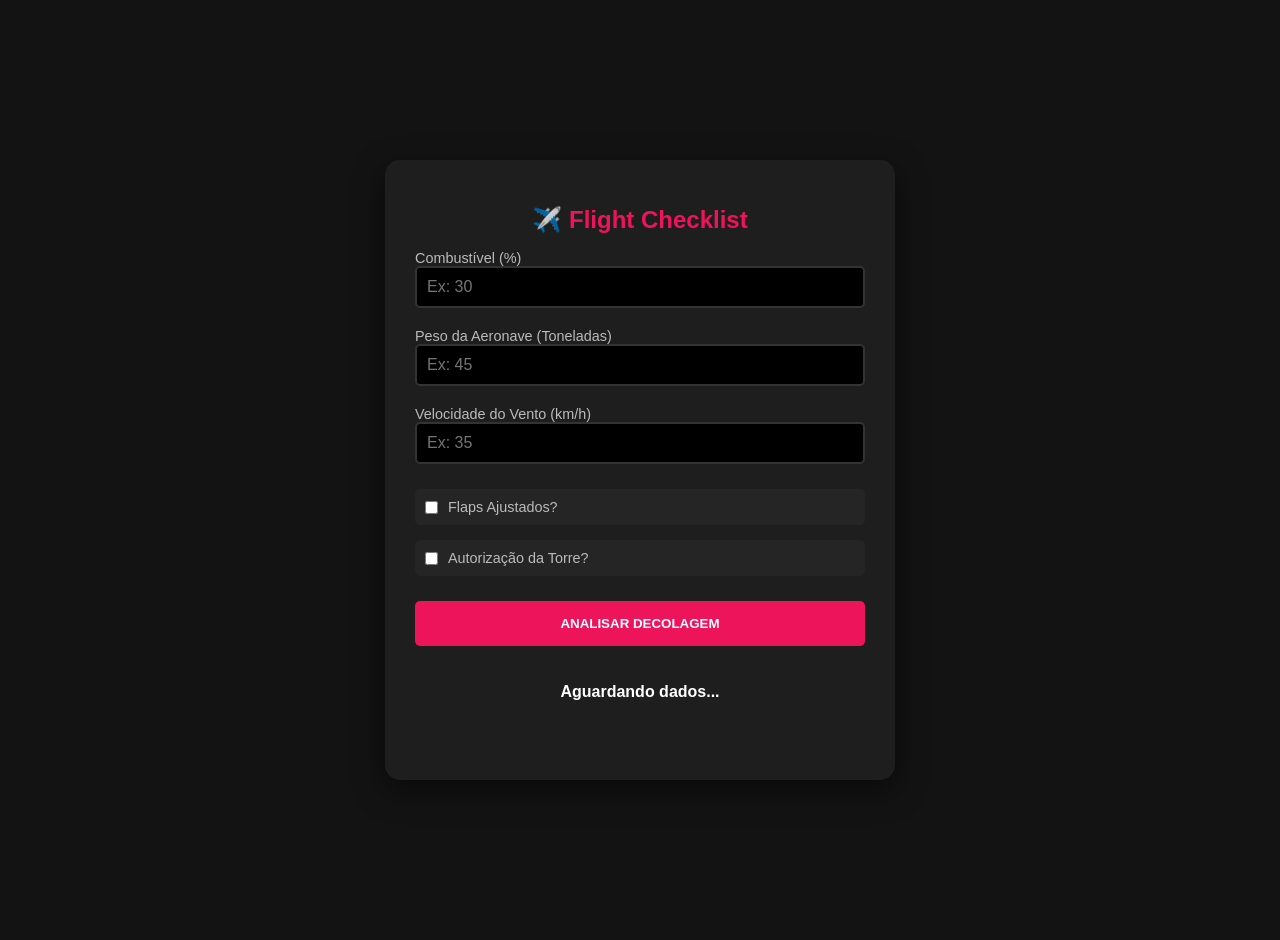
<file: Desafios 1/Decolagem Avião/index.html>
<!DOCTYPE html>
<html lang="pt-br">
<head>
    <meta charset="UTF-8">
    <title>Sistemas de Bordo - Checklist de Decolagem</title>
    <style>
        body {
            background-color: #131313;
            color: white;
            font-family: 'Segoe UI', sans-serif;
            display: flex;
            flex-direction: column;
            justify-content: center;
            align-items: center;
            min-height: 100vh;
            margin: 0;
            padding: 20px;
        }

        .container {
            background-color: #1e1e1e;
            padding: 30px;
            border-radius: 15px;
            box-shadow: 0 10px 30px rgba(0,0,0,0.5);
            text-align: left;
            width: 100%;
            max-width: 450px;
        }

        h1 { text-align: center; color: #ed145b; font-size: 1.5rem; }

        label { display: block; margin-top: 10px; font-size: 0.9rem; color: #bbb; }

        input[type="number"] {
            padding: 10px;
            font-size: 1rem;
            border-radius: 5px;
            border: 2px solid #333;
            background: #000;
            color: #fff;
            margin-bottom: 10px;
            width: 100%;
            box-sizing: border-box;
        }

        .checkbox-group {
            display: flex;
            align-items: center;
            gap: 10px;
            margin: 15px 0;
            background: #252525;
            padding: 10px;
            border-radius: 5px;
        }

        .checkbox-group input { width: auto; margin: 0; }

        button {
            background-color: #ed145b;
            color: white;
            border: none;
            padding: 15px;
            border-radius: 5px;
            font-weight: bold;
            cursor: pointer;
            width: 100%;
            margin-top: 10px;
            transition: 0.3s;
            text-transform: uppercase;
        }

        button:hover { background-color: #ff2d70; transform: scale(1.02); }

        #resultado-logica {
            margin-top: 20px;
            padding: 15px;
            border-radius: 8px;
            font-size: 1rem;
            font-weight: bold;
            text-align: center;
            border: 2px solid transparent;
            min-height: 50px;
        }
    </style>
</head>
<body>

    <div class="container">
        <h1>✈️ Flight Checklist</h1>
        
        <label>Combustível (%)</label>
        <input type="number" id="combustivel" placeholder="Ex: 30">

        <label>Peso da Aeronave (Toneladas)</label>
        <input type="number" id="peso" placeholder="Ex: 45">

        <label>Velocidade do Vento (km/h)</label>
        <input type="number" id="vento" placeholder="Ex: 35">

        <div class="checkbox-group">
            <input type="checkbox" id="flaps">
            <label style="margin:0">Flaps Ajustados?</label>
        </div>

        <div class="checkbox-group">
            <input type="checkbox" id="torre">
            <label style="margin:0">Autorização da Torre?</label>
        </div>

        <button id="btnVerificar">Analisar Decolagem</button>

        <div id="resultado-logica">Aguardando dados...</div>
    </div>

   <script>
    const btn = document.getElementById('btnVerificar');
    const campoTexto = document.getElementById('resultado-logica');

    btn.addEventListener('click', () => {
        // Entradas de dados
        const combustivel = parseFloat(document.getElementById('combustivel').value);
        const peso = parseFloat(document.getElementById('peso').value);
        const vento = parseFloat(document.getElementById('vento').value);
        const flapsAjustados = document.getElementById('flaps').checked;
        const autorizacaoTorre = document.getElementById('torre').checked;

        let mensagem = "";
        let cor = "";
        let decolagemOk = true;

        //"#3fb950"; // Verde
        //"#f85149"; //Vermelho
        //"#d29922"; // Amarelo

        // --- LÓGICA DE SEGURANÇA (Regras de Negócio) ---

        // 1. Torre (prioridade máxima)
        if (!autorizacaoTorre) {
            mensagem = "DECOLAGEM ABORTADA: Aguardando liberação da Torre.";
            decolagemOk = false;
            cor = "#f85149";
        } 
        // 2. Combustível
        else if (combustivel <= 25) {
            mensagem = "DECOLAGEM ABORTADA: Combustível abaixo do mínimo (25%).";
            decolagemOk = false;
            cor = "#f85149";
        } 
        // 3. Flaps
        else if (!flapsAjustados) {
            mensagem = "DECOLAGEM ABORTADA: Flaps não estão ajustados.";
            decolagemOk = false;
            cor = "#f85149";
        } 
        // 4. Peso + vento (regra combinada)
        else if (peso > 50 && vento > 40) {
            mensagem = "DECOLAGEM ABORTADA: Vento acima do permitido para aeronave pesada.";
            decolagemOk = false;
            cor = "#f85149";
        } 
        else if (peso <= 50 && vento > 60) {
            mensagem = "DECOLAGEM ABORTADA: Vento acima do permitido.";
            decolagemOk = false;
            cor = "#f85149";
        }

        // --- RESULTADO FINAL ---
        if (decolagemOk) {
            mensagem = "DECOLAGEM AUTORIZADA: Todos os sistemas estão operacionais.";
            cor = "#3fb950";
        } else {
            // já definido acima
        }

        campoTexto.innerText = mensagem;
        campoTexto.style.color = cor;
        campoTexto.style.borderColor = cor;
    });
</script>
    
</body>
</html>
</file>
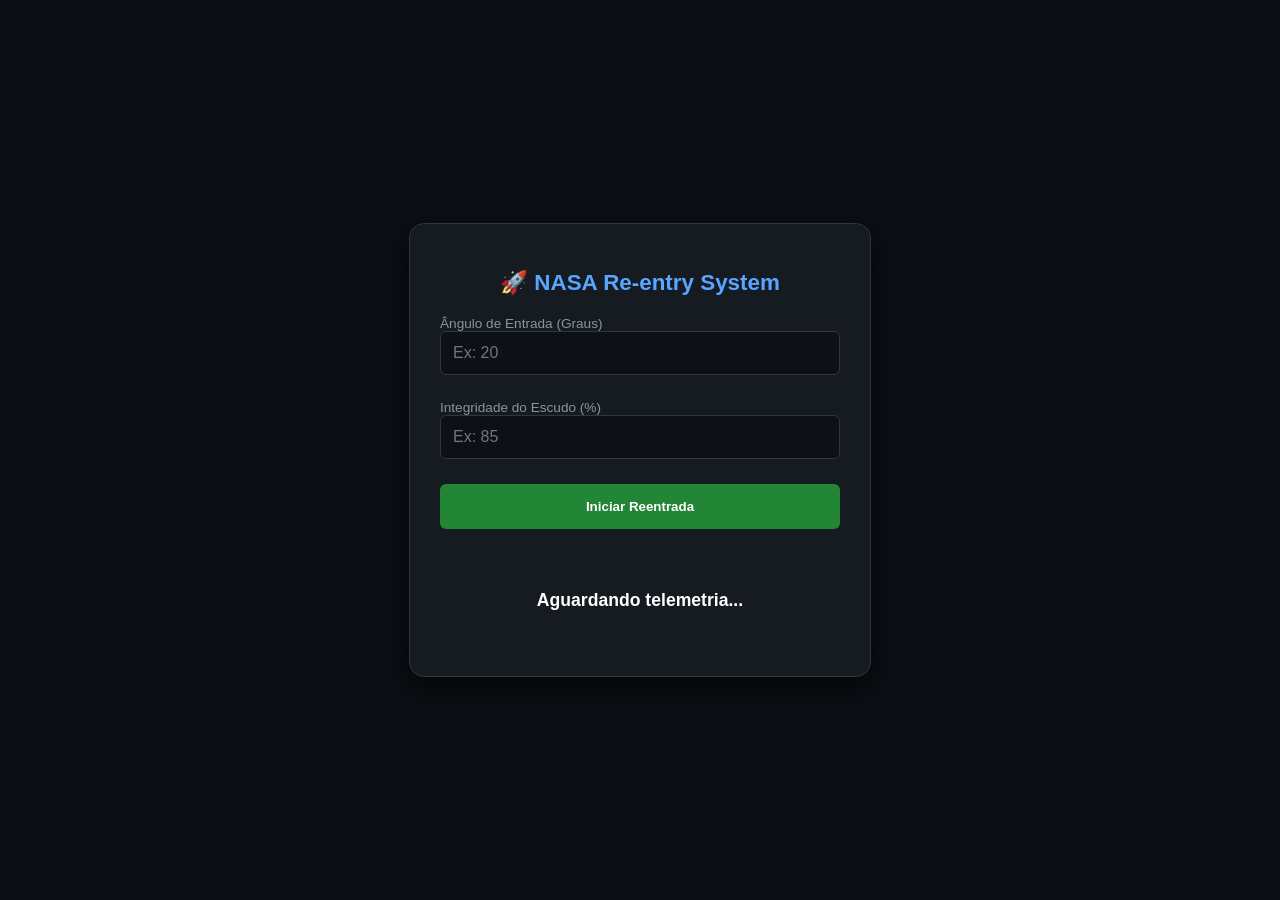
<file: Desafios 1/Reentrada Atmosférica (Controle de Espaçonave)/index.html>
<!DOCTYPE html>
<html lang="pt-br">
<head>
    <meta charset="UTF-8">
    <title>NASA Control - Reentrada Atmosférica</title>
    <style>
        body {
            background-color: #0b0e14;
            color: white;
            font-family: 'Segoe UI', sans-serif;
            display: flex;
            flex-direction: column;
            justify-content: center;
            align-items: center;
            min-height: 100vh;
            margin: 0;
        }

        .container {
            background-color: #161b22;
            padding: 30px;
            border-radius: 15px;
            box-shadow: 0 10px 30px rgba(0,0,0,0.7);
            text-align: center;
            width: 100%;
            max-width: 400px;
            border: 1px solid #30363d;
        }

        h1 { color: #58a6ff; font-size: 1.4rem; margin-bottom: 20px; }

        label { display: block; margin-top: 15px; font-size: 0.85rem; color: #8b949e; text-align: left; }

        input {
            padding: 12px;
            font-size: 1rem;
            border-radius: 6px;
            border: 1px solid #30363d;
            background: #0d1117;
            color: #c9d1d9;
            margin-bottom: 10px;
            width: 100%;
            box-sizing: border-box;
        }

        button {
            background-color: #238636;
            color: white;
            border: none;
            padding: 15px;
            border-radius: 6px;
            font-weight: bold;
            cursor: pointer;
            width: 100%;
            margin-top: 15px;
            transition: 0.2s;
        }

        button:hover { background-color: #2ea043; }

        #resultado-logica {
            margin-top: 25px;
            padding: 15px;
            border-radius: 6px;
            font-size: 1.1rem;
            font-weight: bold;
            border: 1px solid transparent;
            min-height: 60px;
            display: flex;
            align-items: center;
            justify-content: center;
        }
    </style>
</head>
<body>

    <div class="container">
        <h1>🚀 NASA Re-entry System</h1>
        
        <label>Ângulo de Entrada (Graus)</label>
        <input type="number" id="anguloInput" placeholder="Ex: 20">

        <label>Integridade do Escudo (%)</label>
        <input type="number" id="escudoInput" placeholder="Ex: 85">

        <button id="btnCalcular">Iniciar Reentrada</button>

        <div id="resultado-logica">Aguardando telemetria...</div>
    </div>
<script>
    const btn = document.getElementById('btnCalcular');
    const display = document.getElementById('resultado-logica');

    btn.addEventListener('click', () => {
        const temperatura = parseFloat(document.getElementById('anguloInput').value);
        const pressao = parseFloat(document.getElementById('escudoInput').value);

        // Simulação de entrada adicional (como não tem no HTML)
        const hastes = 0; // você pode depois transformar em input
        const emergencia = false; // pode virar checkbox depois

        let mensagem = "";
        let cor = "";

        // --- LÓGICA DO REATOR NUCLEAR ---

        //"#3fb950"; // Verde
        //"#f85149"; //Vermelho
        //"#d29922"; // Amarelo

        // Validação
        if (isNaN(temperatura) || isNaN(pressao)) {
            mensagem = "❌ Insira os dados do reator!";
            cor = "#f85149";
        }

        // PRIORIDADE 0 - DESLIGAMENTO TOTAL
        else if (emergencia || pressao > 100) {
            mensagem = "☢️ DESLIGAMENTO IMEDIATO: Sistema em estado crítico!";
            cor = "#f85149";
        }

        // PRIORIDADE 1 - RISCO DE FUSÃO
        else if (temperatura > 700 && hastes === 0) {
            mensagem = "🔥 PERIGO: Risco de fusão do núcleo!";
            cor = "#f85149";
        }

        // PRIORIDADE 2 - ALERTA
        else if (temperatura >= 400 && temperatura <= 700) {
            mensagem = "⚠️ ALERTA: Temperatura elevada. Monitoramento necessário.";
            cor = "#d29922";
        }

        // PRIORIDADE 3 - ESTÁVEL
        else if (temperatura < 400 && pressao <= 100) {
            mensagem = "✅ SISTEMA ESTÁVEL: Operação normal.";
            cor = "#3fb950";
        }

        display.innerText = mensagem;
        display.style.color = cor;
        display.style.borderColor = cor;
    });
</script>
</body>
</html>
</file>
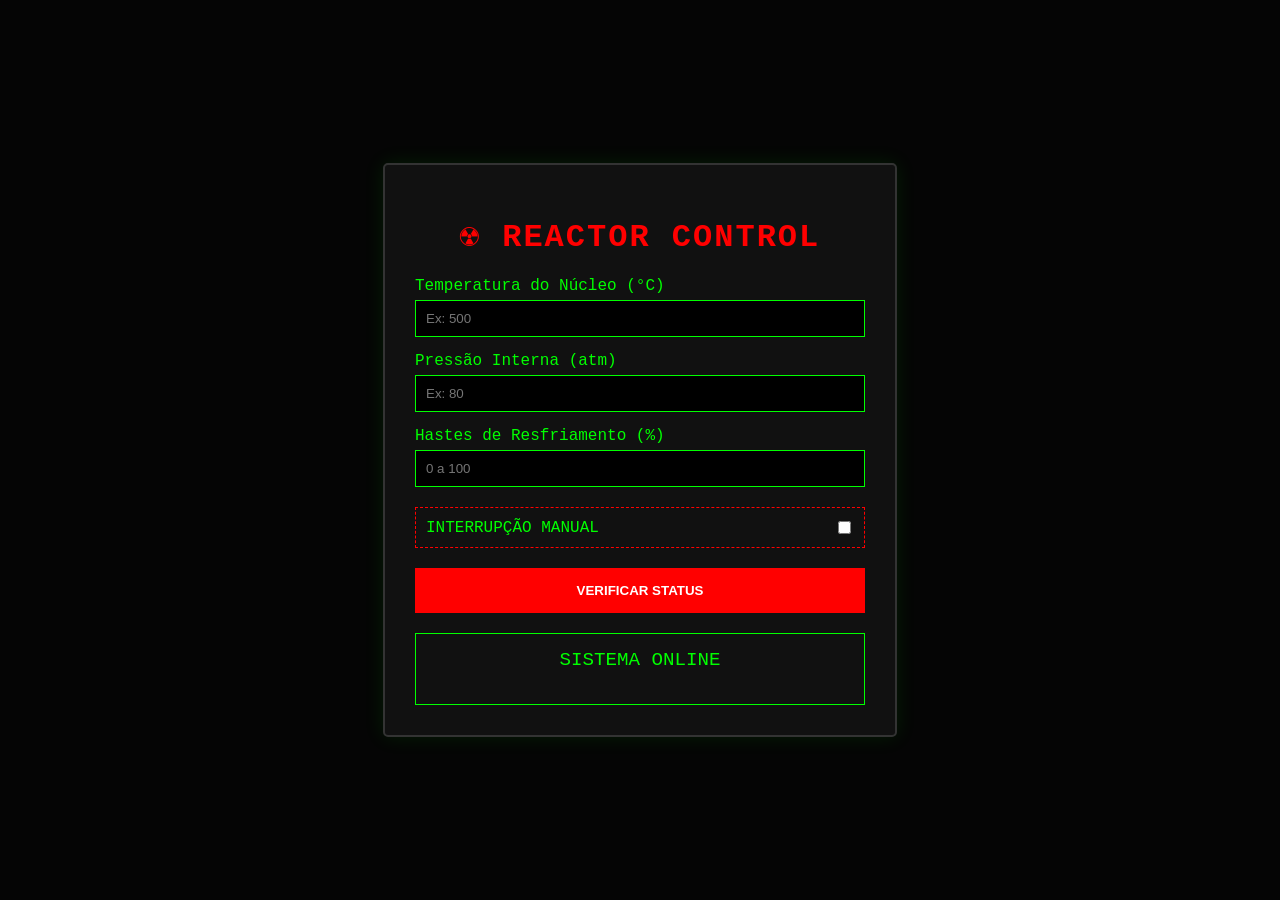
<file: Desafios 1/Sistema de Controle do Reator (Usina Nuclear)/index.html>
<!DOCTYPE html>
<html lang="pt-br">
<head>
    <meta charset="UTF-8">
    <title>Nuclear Control Panel - FIAP</title>
    <style>
        body {
            background-color: #050505;
            color: #00ff00; /* Verde Matrix/Terminal */
            font-family: 'Courier New', Courier, monospace;
            display: flex;
            justify-content: center;
            align-items: center;
            min-height: 100vh;
            margin: 0;
        }

        .container {
            background-color: #111;
            padding: 30px;
            border: 2px solid #333;
            border-radius: 5px;
            width: 100%;
            max-width: 450px;
            box-shadow: 0 0 20px rgba(0, 255, 0, 0.1);
        }

        h1 { text-align: center; color: #ff0000; text-transform: uppercase; letter-spacing: 2px; }

        label { display: block; margin-top: 15px; color: #00ff00; }

        input[type="number"] {
            width: 100%;
            padding: 10px;
            background: #000;
            border: 1px solid #00ff00;
            color: #00ff00;
            margin-top: 5px;
            box-sizing: border-box;
        }

        .switch-group {
            margin: 20px 0;
            padding: 10px;
            border: 1px dashed #ff0000;
            display: flex;
            align-items: center;
            justify-content: space-between;
        }

        button {
            background-color: #ff0000;
            color: white;
            border: none;
            padding: 15px;
            width: 100%;
            font-weight: bold;
            cursor: pointer;
            text-transform: uppercase;
        }

        button:hover { background-color: #990000; }

        #resultado-logica {
            margin-top: 20px;
            padding: 15px;
            text-align: center;
            font-size: 1.2rem;
            border: 1px solid #00ff00;
            min-height: 40px;
        }
    </style>
</head>
<body>

    <div class="container">
        <h1>☢️ Reactor Control</h1>
        
        <label>Temperatura do Núcleo (°C)</label>
        <input type="number" id="tempInput" placeholder="Ex: 500">

        <label>Pressão Interna (atm)</label>
        <input type="number" id="presInput" placeholder="Ex: 80">

        <label>Hastes de Resfriamento (%)</label>
        <input type="number" id="hastesInput" placeholder="0 a 100">

        <div class="switch-group">
            <span>INTERRUPÇÃO MANUAL</span>
            <input type="checkbox" id="manualSwitch">
        </div>

        <button id="btnCheck">Verificar Status</button>

        <div id="resultado-logica">SISTEMA ONLINE</div>
    </div>

    <script>
    const btn = document.getElementById('btnCalcular');
    const display = document.getElementById('resultado-logica');

    btn.addEventListener('click', () => {
        const temperatura = parseFloat(document.getElementById('anguloInput').value);
        const pressao = parseFloat(document.getElementById('escudoInput').value);

        // Simulação de entrada adicional (como não tem no HTML)
        const hastes = 0; // você pode depois transformar em input
        const emergencia = false; // pode virar checkbox depois

        let mensagem = "";
        let cor = "";

        // --- LÓGICA DO REATOR NUCLEAR ---

        //"#3fb950"; // Verde
        //"#f85149"; //Vermelho
        //"#d29922"; // Amarelo

        // Validação
        if (isNaN(temperatura) || isNaN(pressao)) {
            mensagem = "❌ Insira os dados do reator!";
            cor = "#f85149";
        }

        // PRIORIDADE 0 - DESLIGAMENTO TOTAL
        else if (emergencia || pressao > 100) {
            mensagem = "☢️ DESLIGAMENTO IMEDIATO: Sistema em estado crítico!";
            cor = "#f85149";
        }

        // PRIORIDADE 1 - RISCO DE FUSÃO
        else if (temperatura > 700 && hastes === 0) {
            mensagem = "🔥 PERIGO: Risco de fusão do núcleo!";
            cor = "#f85149";
        }

        // PRIORIDADE 2 - ALERTA
        else if (temperatura >= 400 && temperatura <= 700) {
            mensagem = "⚠️ ALERTA: Temperatura elevada. Monitoramento necessário.";
            cor = "#d29922";
        }

        // PRIORIDADE 3 - ESTÁVEL
        else if (temperatura < 400 && pressao <= 100) {
            mensagem = "✅ SISTEMA ESTÁVEL: Operação normal.";
            cor = "#3fb950";
        }

        display.innerText = mensagem;
        display.style.color = cor;
        display.style.borderColor = cor;
    });
</script>
</body>
</html>
</file>
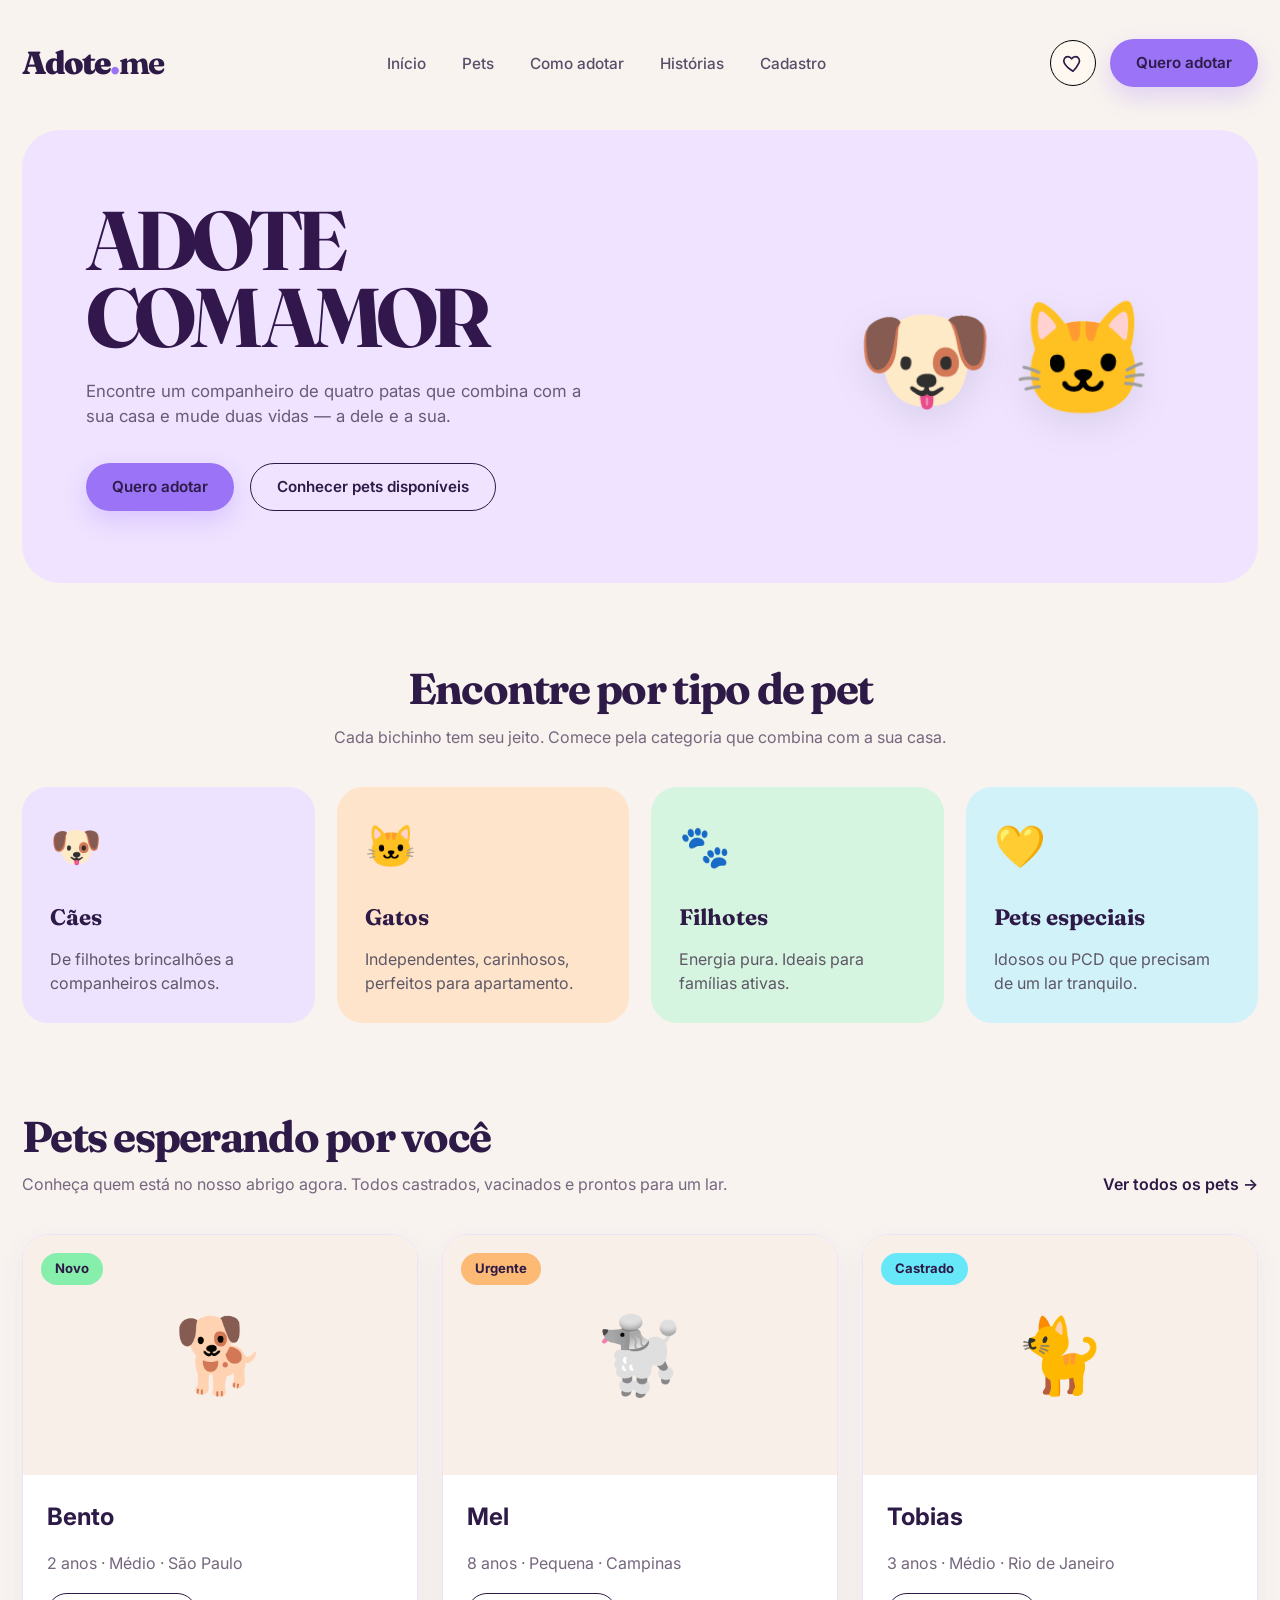
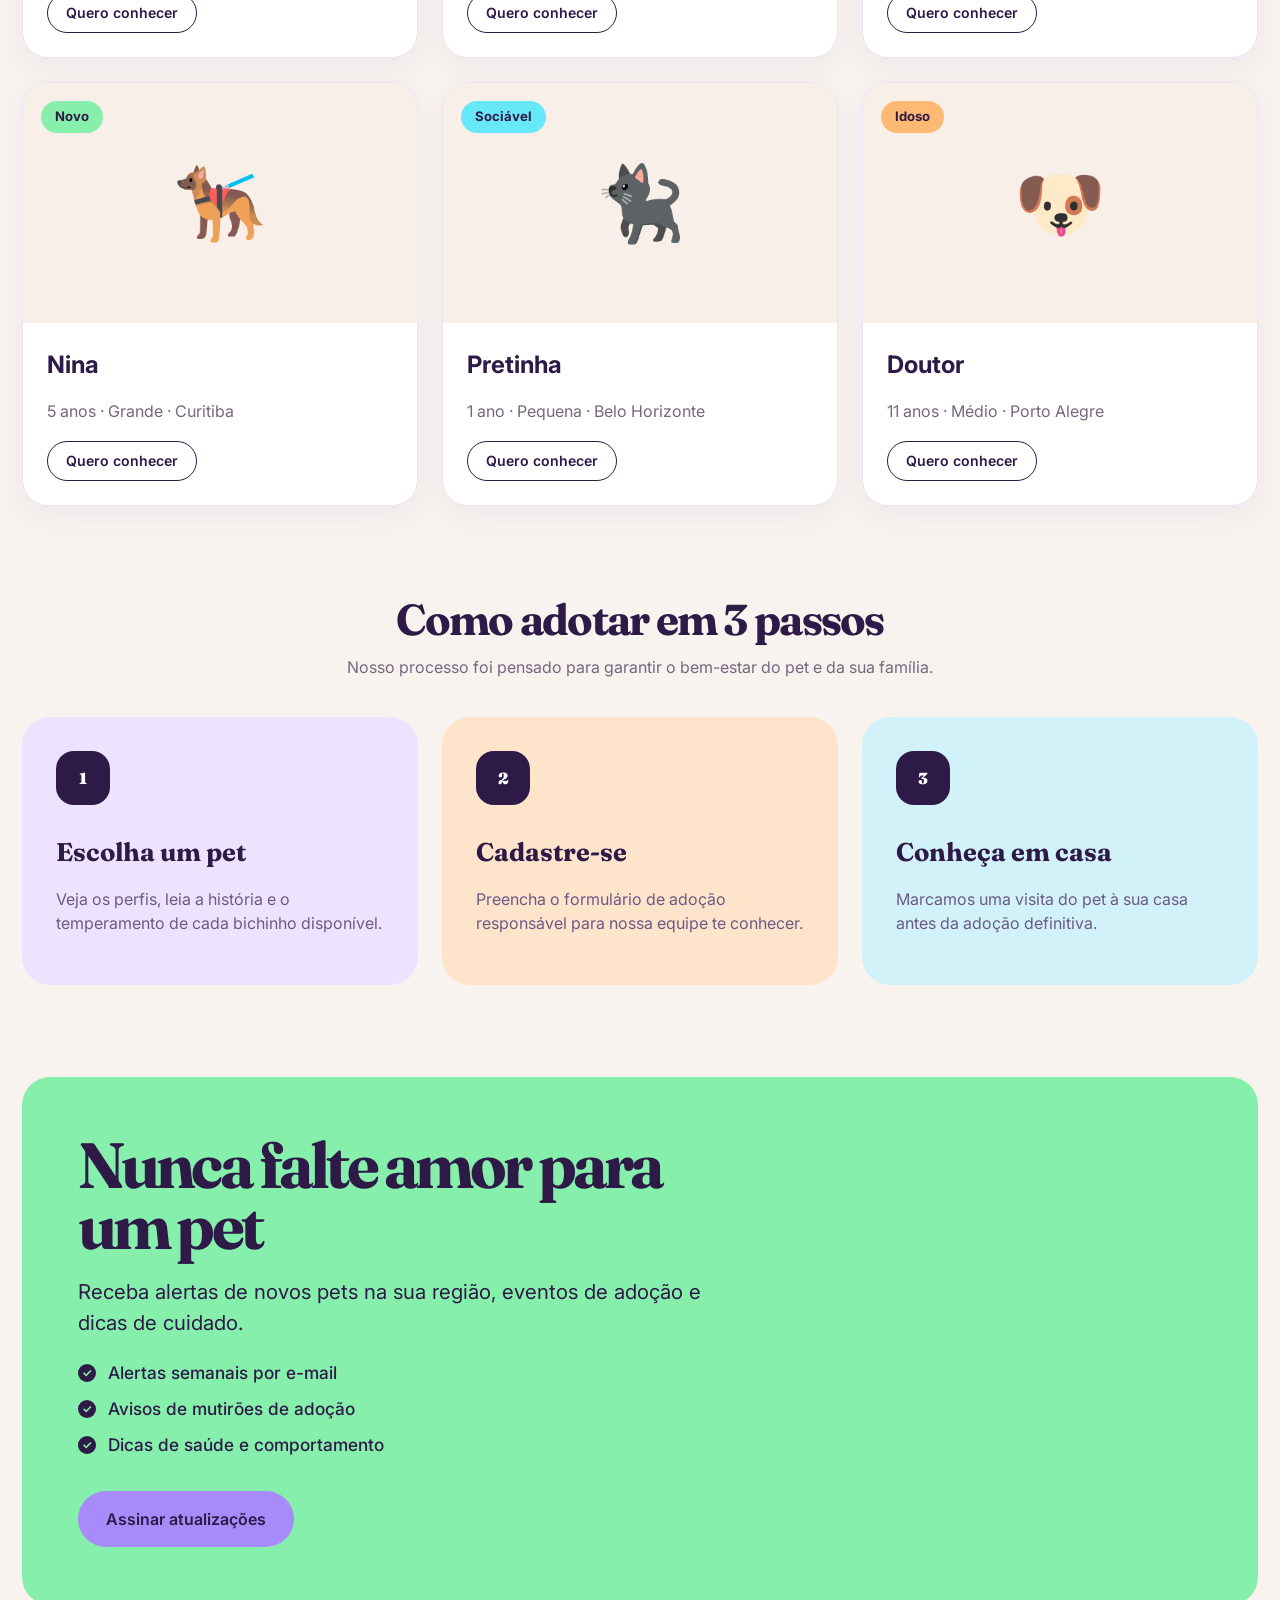
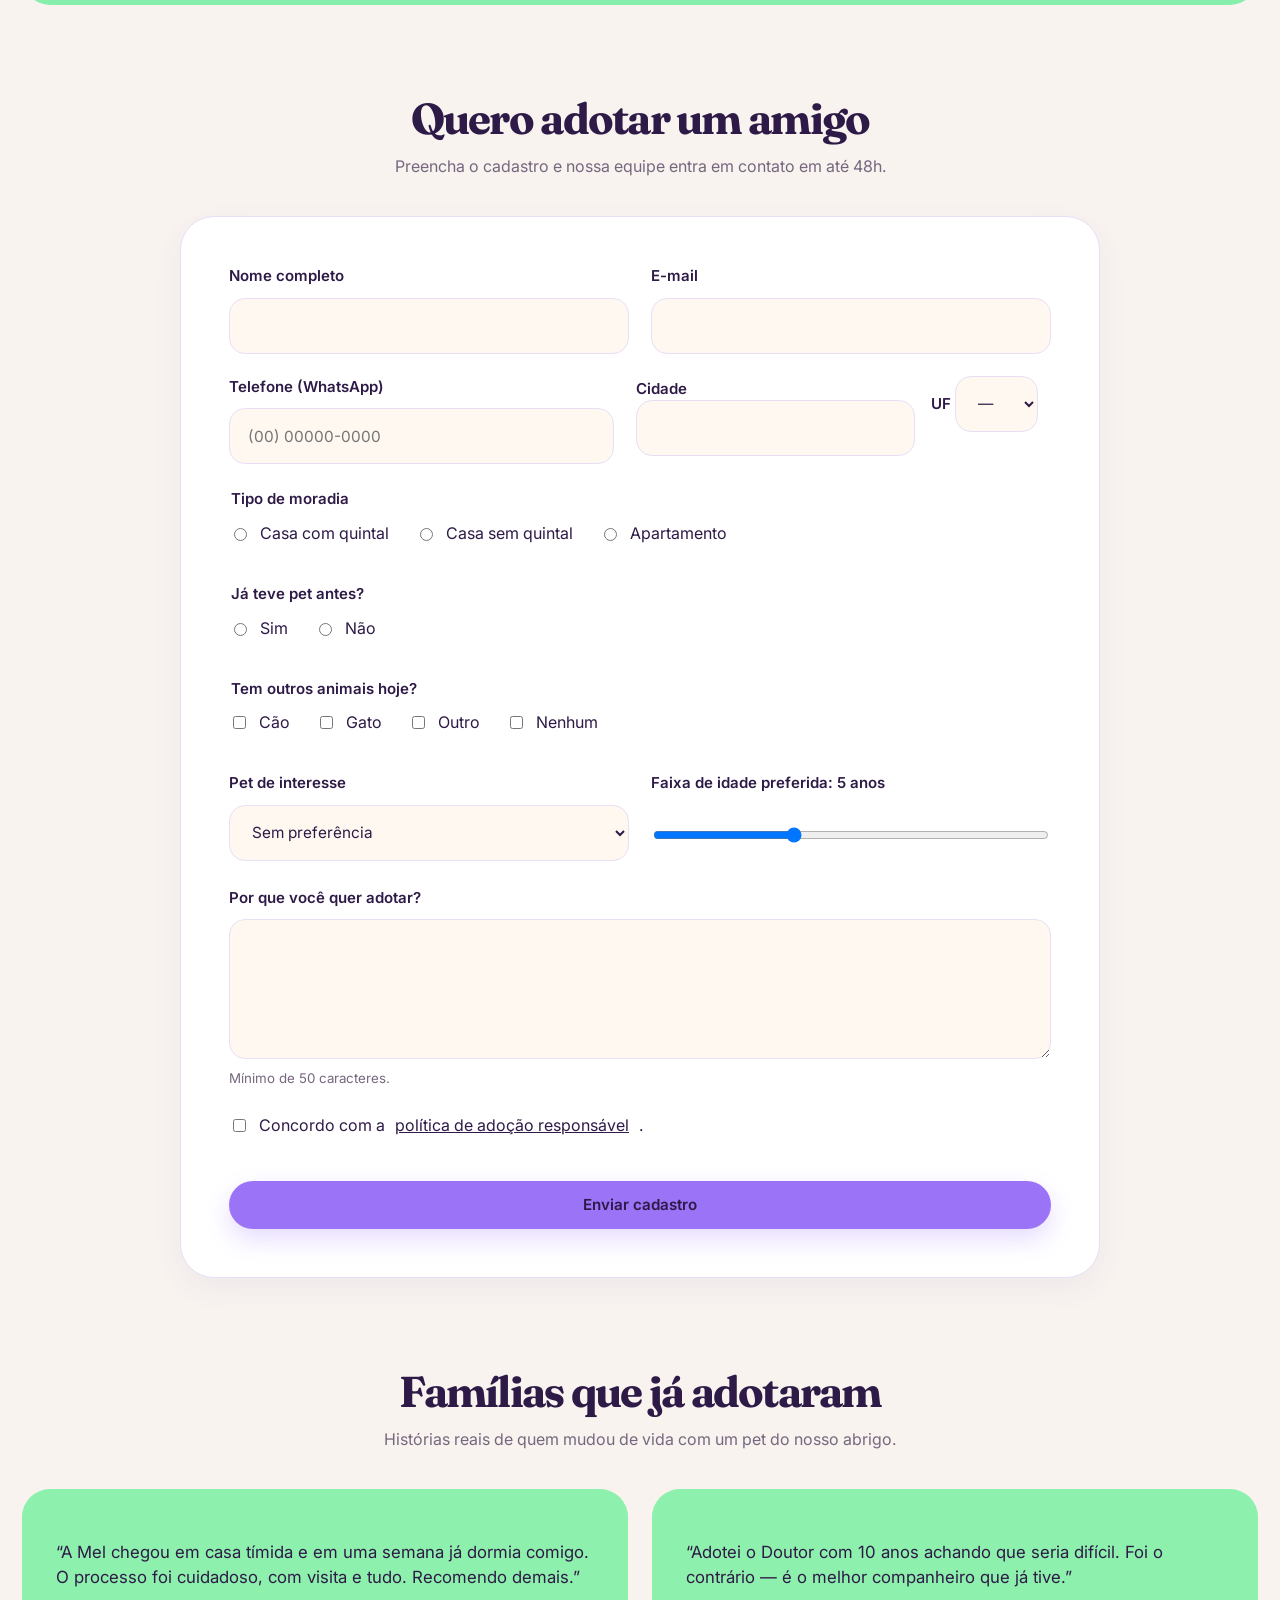
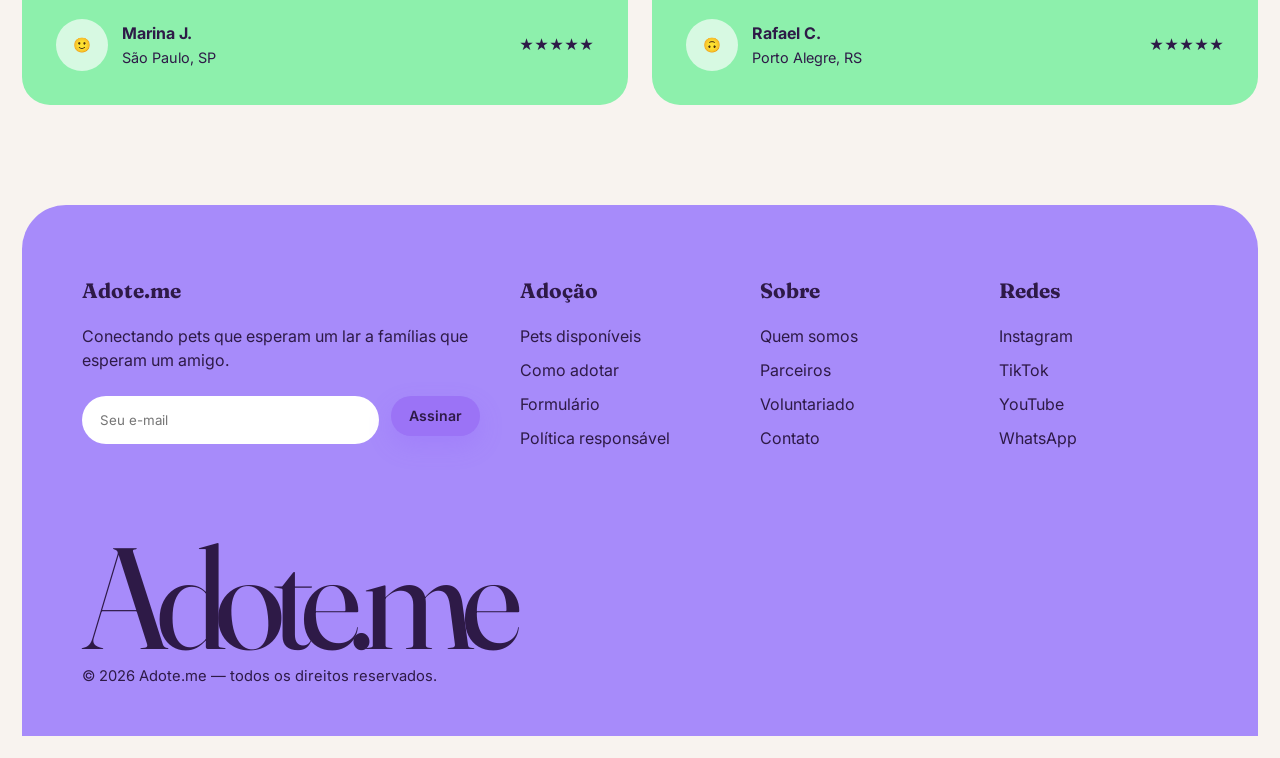
<file: Julio-Cesar-RM570047/CP2-FRONTEND/index.html>
<!-- 570047 - Julio Cesar Nogueira da Silveira Junior - v01 — P1 Lilás · T1 Fraunces/Inter · S1 · D2 Regular-->
<!doctype html>
<html lang="pt-BR">
  <head>
    <meta charset="UTF-8" />
    <meta name="viewport" content="width=device-width, initial-scale=1.0" />
    <meta
      name="description"
      content="Adote.me — cadastre-se para adotar um pet com responsabilidade e amor."
    />
    <title>Adote.me — Um lar para cada focinho</title>
    <!-- CSS RESET - Este CSS serve para resetar valores padronizados -->
    <style>
      *,
      *::before,
      *::after {
        box-sizing: border-box;
      }
      html {
        -webkit-text-size-adjust: 100%;
      }
      body {
        margin: 0;
      }
      img,
      svg {
        display: block;
        max-width: 100%;
      }
      button {
        font: inherit;
        cursor: pointer;
      }
      a {
        color: inherit;
      }
      ul,
      ol {
        list-style: none;
        padding: 0;
        margin: 0;
      }
      .visually-hidden {
        position: absolute !important;
        width: 1px;
        height: 1px;
        padding: 0;
        margin: -1px;
        overflow: hidden;
        clip: rect(0, 0, 0, 0);
        white-space: nowrap;
        border: 0;
      }
    </style>
    <!-- Fontes (todas as 9 possíveis, das 5 combinações tipográficas) -->
    <link rel="preconnect" href="https://fonts.googleapis.com" />
    <link rel="preconnect" href="https://fonts.gstatic.com" crossorigin />
    <link
      rel="stylesheet"
      href="https://fonts.googleapis.com/css2?family=Bricolage+Grotesque:wght@400;500;700;900&family=DM+Sans:wght@400;500;700&family=DM+Serif+Display&family=Fraunces:wght@700;900&family=Inter:wght@400;500;600&family=Lora:wght@700&family=Manrope:wght@400;500;600&family=Nunito:wght@400;500;700&family=Playfair+Display:wght@700;900&display=swap"
    />
    <link rel="stylesheet" href="styles.css" />
  </head>
  <body>
    <div class="page-frame">
      <!-- ======================= HEADER / NAV ======================= -->
      <header class="site-header">
        <a href="#" class="brand" aria-label="Adote.me — início">
          <span class="brand__mark">Adote</span><span class="brand__dot">.</span
          ><span class="brand__suffix">me</span>
        </a>

        <nav class="main-nav" aria-label="Navegação principal">
          <ul class="main-nav__list">
            <li><a href="#inicio">Início</a></li>
            <li><a href="#pets">Pets</a></li>
            <li><a href="#como-adotar">Como adotar</a></li>
            <li><a href="#historias">Histórias</a></li>
            <li><a href="#cadastro">Cadastro</a></li>
          </ul>
        </nav>

        <div class="header-actions">
          <button class="icon-button" aria-label="Favoritos" type="button">
            <svg
              viewBox="0 0 24 24"
              width="22"
              height="22"
              aria-hidden="true"
              focusable="false"
            >
              <path
                d="M12 21s-7.5-4.6-9.5-9.1C1 8.5 3 5 6.3 5c2 0 3.4 1.1 4.2 2.5C11.3 6.1 12.7 5 14.7 5 18 5 20 8.5 18.5 11.9 16.5 16.4 12 21 12 21z"
                fill="none"
                stroke="currentColor"
                stroke-width="1.8"
                stroke-linejoin="round"
              />
            </svg>
          </button>
          <a class="btn btn--primary" href="#cadastro">Quero adotar</a>
        </div>
      </header>

      <main>
        <!-- ============================ HERO ============================ -->
        <section
          class="hero"
          data-section="hero"
          id="inicio"
          aria-labelledby="hero-title"
        >
          <div class="hero__copy">
            <h1 id="hero-title" class="hero__title">ADOTE<br />COM AMOR</h1>
            <p class="hero__lead">
              Encontre um companheiro de quatro patas que combina com a sua casa
              e mude duas vidas — a dele e a sua.
            </p>
            <div class="hero__actions">
              <a class="btn btn--primary" href="#cadastro">Quero adotar</a>
              <a class="btn btn--ghost" href="#pets"
                >Conhecer pets disponíveis</a
              >
            </div>
          </div>

          <div class="hero__art" aria-hidden="true">
            <span class="hero__emoji">🐶</span>
            <span class="hero__emoji">🐱</span>
          </div>
        </section>

        <!-- ====================== CATEGORIAS DE PET ====================== -->
        <section
          class="categories"
          data-section="categories"
          aria-labelledby="categories-title"
        >
          <header class="section-head">
            <h2 id="categories-title">Encontre por tipo de pet</h2>
            <p class="section-head__lead">
              Cada bichinho tem seu jeito. Comece pela categoria que combina com
              a sua casa.
            </p>
          </header>

          <ul class="category-grid">
            <li class="category-card category-card--1">
              <span class="category-card__icon" aria-hidden="true">🐶</span>
              <h3>Cães</h3>
              <p>De filhotes brincalhões a companheiros calmos.</p>
            </li>
            <li class="category-card category-card--2">
              <span class="category-card__icon" aria-hidden="true">🐱</span>
              <h3>Gatos</h3>
              <p>Independentes, carinhosos, perfeitos para apartamento.</p>
            </li>
            <li class="category-card category-card--3">
              <span class="category-card__icon" aria-hidden="true">🐾</span>
              <h3>Filhotes</h3>
              <p>Energia pura. Ideais para famílias ativas.</p>
            </li>
            <li class="category-card category-card--4">
              <span class="category-card__icon" aria-hidden="true">💛</span>
              <h3>Pets especiais</h3>
              <p>Idosos ou PCD que precisam de um lar tranquilo.</p>
            </li>
          </ul>
        </section>

        <!-- ====================== PETS EM DESTAQUE ====================== -->
        <section
          class="pets"
          data-section="pets"
          id="pets"
          aria-labelledby="pets-title"
        >
          <header class="section-head section-head--split">
            <div>
              <h2 id="pets-title">Pets esperando por você</h2>
              <p class="section-head__lead">
                Conheça quem está no nosso abrigo agora. Todos castrados,
                vacinados e prontos para um lar.
              </p>
            </div>
            <a class="link-arrow" href="#cadastro">Ver todos os pets →</a>
          </header>

          <ul class="pet-grid">
            <li class="pet-card">
              <div class="pet-card__media">
                <span class="pet-card__badge pet-card__badge--new">Novo</span>
                <span class="pet-card__photo" aria-hidden="true">🐕</span>
              </div>
              <div class="pet-card__body">
                <h3>Bento</h3>
                <p class="pet-card__meta">2 anos · Médio · São Paulo</p>
                <a class="btn btn--ghost btn--sm" href="#cadastro"
                  >Quero conhecer</a
                >
              </div>
            </li>

            <li class="pet-card">
              <div class="pet-card__media">
                <span class="pet-card__badge pet-card__badge--urgent"
                  >Urgente</span
                >
                <span class="pet-card__photo" aria-hidden="true">🐩</span>
              </div>
              <div class="pet-card__body">
                <h3>Mel</h3>
                <p class="pet-card__meta">8 anos · Pequena · Campinas</p>
                <a class="btn btn--ghost btn--sm" href="#cadastro"
                  >Quero conhecer</a
                >
              </div>
            </li>

            <li class="pet-card">
              <div class="pet-card__media">
                <span class="pet-card__badge pet-card__badge--calm"
                  >Castrado</span
                >
                <span class="pet-card__photo" aria-hidden="true">🐈</span>
              </div>
              <div class="pet-card__body">
                <h3>Tobias</h3>
                <p class="pet-card__meta">3 anos · Médio · Rio de Janeiro</p>
                <a class="btn btn--ghost btn--sm" href="#cadastro"
                  >Quero conhecer</a
                >
              </div>
            </li>

            <li class="pet-card">
              <div class="pet-card__media">
                <span class="pet-card__badge pet-card__badge--new">Novo</span>
                <span class="pet-card__photo" aria-hidden="true">🐕‍🦺</span>
              </div>
              <div class="pet-card__body">
                <h3>Nina</h3>
                <p class="pet-card__meta">5 anos · Grande · Curitiba</p>
                <a class="btn btn--ghost btn--sm" href="#cadastro"
                  >Quero conhecer</a
                >
              </div>
            </li>

            <li class="pet-card">
              <div class="pet-card__media">
                <span class="pet-card__badge pet-card__badge--calm"
                  >Sociável</span
                >
                <span class="pet-card__photo" aria-hidden="true">🐈‍⬛</span>
              </div>
              <div class="pet-card__body">
                <h3>Pretinha</h3>
                <p class="pet-card__meta">1 ano · Pequena · Belo Horizonte</p>
                <a class="btn btn--ghost btn--sm" href="#cadastro"
                  >Quero conhecer</a
                >
              </div>
            </li>

            <li class="pet-card">
              <div class="pet-card__media">
                <span class="pet-card__badge pet-card__badge--urgent"
                  >Idoso</span
                >
                <span class="pet-card__photo" aria-hidden="true">🐶</span>
              </div>
              <div class="pet-card__body">
                <h3>Doutor</h3>
                <p class="pet-card__meta">11 anos · Médio · Porto Alegre</p>
                <a class="btn btn--ghost btn--sm" href="#cadastro"
                  >Quero conhecer</a
                >
              </div>
            </li>
          </ul>
        </section>

        <!-- ====================== COMO ADOTAR (3 PASSOS) ====================== -->
        <section
          class="steps"
          data-section="steps"
          id="como-adotar"
          aria-labelledby="steps-title"
        >
          <header class="section-head">
            <h2 id="steps-title">Como adotar em 3 passos</h2>
            <p class="section-head__lead">
              Nosso processo foi pensado para garantir o bem-estar do pet e da
              sua família.
            </p>
          </header>

          <ol class="steps-grid">
            <li class="step-card step-card--1">
              <span class="step-card__number" aria-hidden="true">1</span>
              <h3>Escolha um pet</h3>
              <p>
                Veja os perfis, leia a história e o temperamento de cada
                bichinho disponível.
              </p>
            </li>
            <li class="step-card step-card--2">
              <span class="step-card__number" aria-hidden="true">2</span>
              <h3>Cadastre-se</h3>
              <p>
                Preencha o formulário de adoção responsável para nossa equipe te
                conhecer.
              </p>
            </li>
            <li class="step-card step-card--3">
              <span class="step-card__number" aria-hidden="true">3</span>
              <h3>Conheça em casa</h3>
              <p>
                Marcamos uma visita do pet à sua casa antes da adoção
                definitiva.
              </p>
            </li>
          </ol>
        </section>

        <!-- ====================== BANNER VERDE ====================== -->
        <section
          class="cta-banner"
          data-section="cta"
          aria-labelledby="cta-banner-title"
        >
          <div class="cta-banner__copy">
            <h2 id="cta-banner-title">Nunca falte amor para um pet</h2>
            <p>
              Receba alertas de novos pets na sua região, eventos de adoção e
              dicas de cuidado.
            </p>
            <ul class="cta-banner__list">
              <li>Alertas semanais por e-mail</li>
              <li>Avisos de mutirões de adoção</li>
              <li>Dicas de saúde e comportamento</li>
            </ul>
            <a class="btn btn--primary" href="#cadastro"
              >Assinar atualizações</a
            >
          </div>
        </section>

        <!-- ====================== FORMULÁRIO DE CADASTRO ====================== -->
        <section
          class="adopt-form-section"
          data-section="form"
          id="cadastro"
          aria-labelledby="form-title"
        >
          <header class="section-head">
            <h2 id="form-title">Quero adotar um amigo</h2>
            <p class="section-head__lead">
              Preencha o cadastro e nossa equipe entra em contato em até 48h.
            </p>
          </header>

          <form class="adopt-form" novalidate>
            <div class="form-row">
              <div class="form-field">
                <label for="f-nome">Nome completo</label>
                <input
                  id="f-nome"
                  name="nome"
                  type="text"
                  required
                  autocomplete="name"
                />
              </div>
              <div class="form-field">
                <label for="f-email">E-mail</label>
                <input
                  id="f-email"
                  name="email"
                  type="email"
                  required
                  autocomplete="email"
                />
              </div>
            </div>

            <div class="form-row">
              <div class="form-field">
                <label for="f-tel">Telefone (WhatsApp)</label>
                <input
                  id="f-tel"
                  name="telefone"
                  type="tel"
                  placeholder="(00) 00000-0000"
                  required
                  autocomplete="tel"
                />
              </div>
              <div class="form-field form-field--split">
                <div>
                  <label for="f-cidade">Cidade</label>
                  <input id="f-cidade" name="cidade" type="text" required />
                </div>
                <div>
                  <label for="f-uf">UF</label>
                  <select id="f-uf" name="uf" required>
                    <option value="">—</option>
                    <option>AC</option>
                    <option>AL</option>
                    <option>AP</option>
                    <option>AM</option>
                    <option>BA</option>
                    <option>CE</option>
                    <option>DF</option>
                    <option>ES</option>
                    <option>GO</option>
                    <option>MA</option>
                    <option>MT</option>
                    <option>MS</option>
                    <option>MG</option>
                    <option>PA</option>
                    <option>PB</option>
                    <option>PR</option>
                    <option>PE</option>
                    <option>PI</option>
                    <option>RJ</option>
                    <option>RN</option>
                    <option>RS</option>
                    <option>RO</option>
                    <option>RR</option>
                    <option>SC</option>
                    <option>SP</option>
                    <option>SE</option>
                    <option>TO</option>
                  </select>
                </div>
              </div>
            </div>

            <fieldset class="form-group">
              <legend>Tipo de moradia</legend>
              <label class="form-option"
                ><input type="radio" name="moradia" value="casa-quintal" /> Casa
                com quintal</label
              >
              <label class="form-option"
                ><input type="radio" name="moradia" value="casa" /> Casa sem
                quintal</label
              >
              <label class="form-option"
                ><input type="radio" name="moradia" value="apto" />
                Apartamento</label
              >
            </fieldset>

            <fieldset class="form-group">
              <legend>Já teve pet antes?</legend>
              <label class="form-option"
                ><input type="radio" name="ja-teve" value="sim" /> Sim</label
              >
              <label class="form-option"
                ><input type="radio" name="ja-teve" value="nao" /> Não</label
              >
            </fieldset>

            <fieldset class="form-group">
              <legend>Tem outros animais hoje?</legend>
              <label class="form-option"
                ><input type="checkbox" name="outros" value="cao" /> Cão</label
              >
              <label class="form-option"
                ><input type="checkbox" name="outros" value="gato" />
                Gato</label
              >
              <label class="form-option"
                ><input type="checkbox" name="outros" value="outro" />
                Outro</label
              >
              <label class="form-option"
                ><input type="checkbox" name="outros" value="nenhum" />
                Nenhum</label
              >
            </fieldset>

            <div class="form-row">
              <div class="form-field">
                <label for="f-interesse">Pet de interesse</label>
                <select id="f-interesse" name="interesse">
                  <option value="">Sem preferência</option>
                  <option>Cão</option>
                  <option>Gato</option>
                  <option>Filhote</option>
                  <option>Idoso</option>
                </select>
              </div>
              <div class="form-field">
                <label for="f-idade"
                  >Faixa de idade preferida:
                  <output id="f-idade-val" for="f-idade">5</output> anos</label
                >
                <input
                  id="f-idade"
                  name="idade"
                  type="range"
                  min="0"
                  max="15"
                  value="5"
                  oninput="
                    document.getElementById('f-idade-val').value = this.value
                  "
                />
              </div>
            </div>

            <div class="form-field">
              <label for="f-motivo">Por que você quer adotar?</label>
              <textarea
                id="f-motivo"
                name="motivo"
                rows="4"
                minlength="50"
                required
              ></textarea>
              <small class="form-hint">Mínimo de 50 caracteres.</small>
            </div>

            <label class="form-option form-terms">
              <input type="checkbox" name="termos" required />
              Concordo com a <a href="#">política de adoção responsável</a>.
            </label>

            <div class="form-actions">
              <button class="btn btn--primary btn--block" type="submit">
                Enviar cadastro
              </button>
            </div>
          </form>
        </section>

        <!-- ====================== DEPOIMENTOS ====================== -->
        <section
          class="testimonials"
          data-section="testimonials"
          id="historias"
          aria-labelledby="testi-title"
        >
          <header class="section-head">
            <h2 id="testi-title">Famílias que já adotaram</h2>
            <p class="section-head__lead">
              Histórias reais de quem mudou de vida com um pet do nosso abrigo.
            </p>
          </header>

          <ul class="testimonial-grid">
            <li class="testimonial-card">
              <p class="testimonial-card__quote">
                “A Mel chegou em casa tímida e em uma semana já dormia comigo. O
                processo foi cuidadoso, com visita e tudo. Recomendo demais.”
              </p>
              <div class="testimonial-card__person">
                <span class="testimonial-card__avatar" aria-hidden="true"
                  >🙂</span
                >
                <div>
                  <strong>Marina J.</strong>
                  <span>São Paulo, SP</span>
                </div>
                <span class="testimonial-card__stars" aria-label="5 estrelas"
                  >★★★★★</span
                >
              </div>
            </li>

            <li class="testimonial-card">
              <p class="testimonial-card__quote">
                “Adotei o Doutor com 10 anos achando que seria difícil. Foi o
                contrário — é o melhor companheiro que já tive.”
              </p>
              <div class="testimonial-card__person">
                <span class="testimonial-card__avatar" aria-hidden="true"
                  >🙃</span
                >
                <div>
                  <strong>Rafael C.</strong>
                  <span>Porto Alegre, RS</span>
                </div>
                <span class="testimonial-card__stars" aria-label="5 estrelas"
                  >★★★★★</span
                >
              </div>
            </li>
          </ul>
        </section>
      </main>

      <!-- ============================ FOOTER ============================ -->
      <footer class="site-footer">
        <div class="site-footer__cols">
          <div class="site-footer__col">
            <h4>Adote.me</h4>
            <p>
              Conectando pets que esperam um lar a famílias que esperam um
              amigo.
            </p>
            <form class="newsletter" aria-label="Assinar newsletter">
              <label class="visually-hidden" for="nl-email">Seu e-mail</label>
              <input id="nl-email" type="email" placeholder="Seu e-mail" />
              <button type="submit" class="btn btn--primary btn--sm">
                Assinar
              </button>
            </form>
          </div>

          <div class="site-footer__col">
            <h4>Adoção</h4>
            <ul>
              <li><a href="#pets">Pets disponíveis</a></li>
              <li><a href="#como-adotar">Como adotar</a></li>
              <li><a href="#cadastro">Formulário</a></li>
              <li><a href="#">Política responsável</a></li>
            </ul>
          </div>

          <div class="site-footer__col">
            <h4>Sobre</h4>
            <ul>
              <li><a href="#">Quem somos</a></li>
              <li><a href="#">Parceiros</a></li>
              <li><a href="#">Voluntariado</a></li>
              <li><a href="#">Contato</a></li>
            </ul>
          </div>

          <div class="site-footer__col">
            <h4>Redes</h4>
            <ul>
              <li><a href="#">Instagram</a></li>
              <li><a href="#">TikTok</a></li>
              <li><a href="#">YouTube</a></li>
              <li><a href="#">WhatsApp</a></li>
            </ul>
          </div>
        </div>

        <p class="site-footer__wordmark" aria-hidden="true">Adote.me</p>

        <p class="site-footer__legal">
          © 2026 Adote.me — todos os direitos reservados.
        </p>
      </footer>
    </div>
  </body>
</html>
</file>
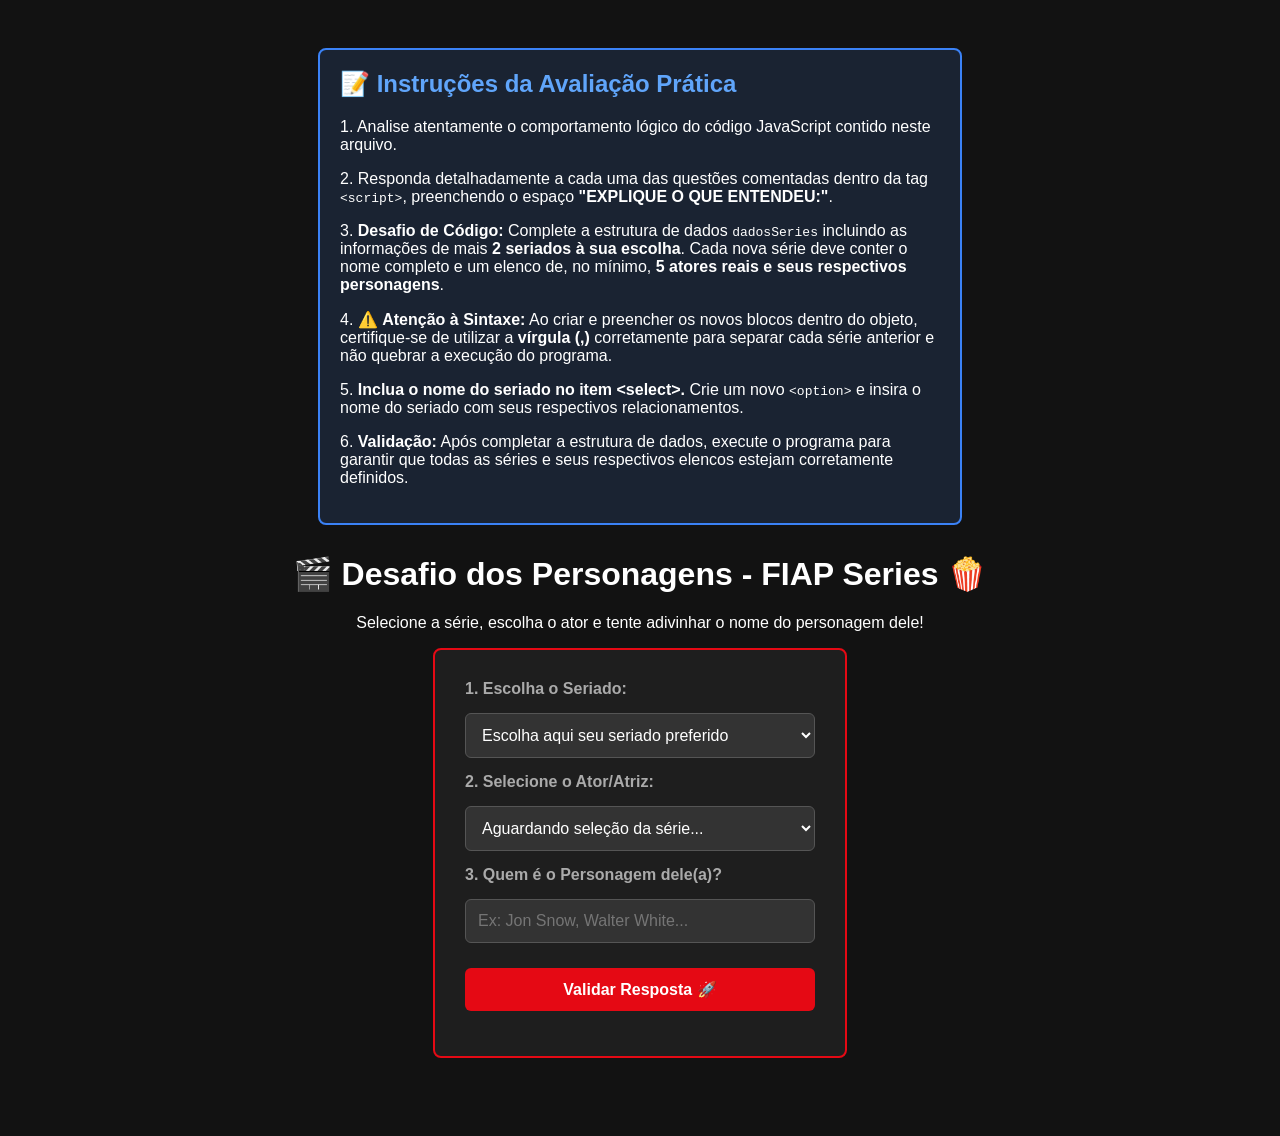
<file: Julio-Cesar-RM570047/CP3-WEB/index.html>
<!DOCTYPE html>
<html lang="pt-br">
<head>
    <meta charset="UTF-8">
    <title>FIAP Streaming - Avaliação Prática</title>
    <style>
        body { font-family: 'Segoe UI', sans-serif; background: #121212; color: white; padding: 40px; text-align: center; }
        .instrucoes { background: #1a2332; border: 2px solid #3b82f6; padding: 20px; border-radius: 8px; max-width: 600px; margin: 0 auto 30px auto; text-align: left; }
        .instrucoes h2 { color: #60a5fa; margin-top: 0; }
        form { background: #1e1e1e; padding: 30px; display: inline-block; border-radius: 8px; border: 2px solid #e50914; min-width: 350px; text-align: left; margin-bottom: 30px; }
        input, select, button { display: block; width: 100%; margin: 15px 0; padding: 12px; box-sizing: border-box; border-radius: 6px; font-size: 1rem; }
        input, select { background: #333; color: white; border: 1px solid #555; }
        label { font-weight: bold; color: #aaa; }
        button { background: #e50914; color: white; font-weight: bold; border: none; cursor: pointer; margin-top: 25px; }
        button:hover { background: #b80710; }
    </style>
</head>
<body>

    <div class="instrucoes">
        <h2>📝 Instruções da Avaliação Prática</h2>
        <p>1. Analise atentamente o comportamento lógico do código JavaScript contido neste arquivo.</p>
        <p>2. Responda detalhadamente a cada uma das questões comentadas dentro da tag <code>&lt;script&gt;</code>, preenchendo o espaço <strong>"EXPLIQUE O QUE ENTENDEU:"</strong>.</p>
        <p>3. <strong>Desafio de Código:</strong> Complete a estrutura de dados <code>dadosSeries</code> incluindo as informações de mais <strong>2 seriados à sua escolha</strong>. Cada nova série deve conter o nome completo e um elenco de, no mínimo, <strong>5 atores reais e seus respectivos personagens</strong>.</p>
        <p>4. ⚠️ <strong>Atenção à Sintaxe:</strong> Ao criar e preencher os novos blocos dentro do objeto, certifique-se de utilizar a <strong>vírgula (,)</strong> corretamente para separar cada série anterior e não quebrar a execução do programa.</p>
        <p>5. <strong>Inclua o nome do seriado no item &lt;select&gt;.</strong> Crie um novo <code>&lt;option&gt;</code> e insira o nome do seriado com seus respectivos relacionamentos.</p>
        <p>6. <strong>Validação:</strong> Após completar a estrutura de dados, execute o programa para garantir que todas as séries e seus respectivos elencos estejam corretamente definidos.</p>
    </div>

    <h1>🎬 Desafio dos Personagens - FIAP Series 🍿</h1>
    <p>Selecione a série, escolha o ator e tente adivinhar o nome do personagem dele!</p>

    <form id="formCadastro">
        <label for="seriado">1. Escolha o Seriado:</label>
        <select id="seriado" onchange="atualizarAtores()">
            <option value disabled selected hidden>Escolha aqui seu seriado preferido</option>
            <option value="got">Game of Thrones 👑</option>
            <option value="twd">The Walking Dead 🧟</option>
            <option value="bb">Breaking Bad ⚗️</option>
        </select>

        <label for="selectAtor">2. Selecione o Ator/Atriz:</label>
        <select id="selectAtor">
            <option value>Aguardando seleção da série...</option>
        </select>

        <label for="nomePersonagem">3. Quem é o Personagem dele(a)?</label>
        <input type="text" id="nomePersonagem" placeholder="Ex: Jon Snow, Walter White..." required>

        <button type="submit">Validar Resposta 🚀</button>
    </form>

    <script>
        
    /* ===================================================================
       [NÍVEL 1] - ANÁLISE DE ESTRUTURA DE DADOS
       =================================================================== */
    const dadosSeries = {
        got: {
            nomeCompleto: "Game of Thrones 👑",
            elenco: { 
                "Kit Harington": "jon snow", 
                "Emilia Clarke": "daenerys targaryen",
                "Peter Dinklage": "tyrion lannister",
                "Lena Headey": "cersei lannister",
                "Maisie Williams": "arya stark"
            }
        },
        twd: {
            nomeCompleto: "The Walking Dead 🧟",
            elenco: {
                "Andrew Lincoln": "rick grimes",
                "Norman Reedus": "daryl dixon",
                "Melissa McBride": "carol peletier",
                "Lauren Cohan": "maggie greene",
                "Jeffrey Dean Morgan": "negan"
            }
        },
        bb: {
            nomeCompleto: "Breaking Bad ⚗️",
            elenco: { 
                "Bryan Cranston": "walter white", 
                "Aaron Paul": "jesse pinkman",
                "Anna Gunn": "skyler white",
                "Bob Odenkirk": "saul goodman",
                "Giancarlo Esposito": "gus fring"
            }
        }
        /* 🚀 DESAFIO DO ALUNO (SÉRIE 1): 
           Substitua o valor de 'nomeCompleto' por um seriado de sua preferência.
           No objeto 'elenco', adicione no mínimo 5 atores/atrizes (Nome Real como Chave) 
           e seus respectivos personagens (em letras minúsculas como Valor). */
       
        /* 🚀 DESAFIO DO ALUNO (SÉRIE 2): 
           Substitua o valor de 'nomeCompleto' por outro seriado de sua preferência.
           No objeto 'elenco', adicione no mínimo 5 atores/atrizes (Nome Real como Chave) 
           e seus respectivos personagens (em letras minúsculas como Valor). */
  
    };
    /* ❓ PERGUNTA 1: O que é a estrutura "dadosSeries"? Como acessamos o nome do personagem do "Aaron Paul" usando essa estrutura?
       ✍️ EXPLIQUE O QUE ENTENDEU:
       __________________________________________________________________________________________
    */


    /* ===================================================================
       [NÍVEL 2] - MANIPULAÇÃO DINÂMICA DO DOM (ONCHANGE)
       =================================================================== */
    function atualizarAtores() {
        /* ❓ PERGUNTA 2: O que é uma "function" no JavaScript e qual evento do HTML dispara a execução da função "atualizarAtores()"?
           ✍️ EXPLIQUE O QUE ENTENDEU:
           __________________________________________________________________________________________
        */

        const serieSelecionada = document.getElementById('seriado').value;
        const selectAtor = document.getElementById('selectAtor');
        /* ❓ PERGUNTA 3: Explique a diferença entre o que está sendo guardado na constante "serieSelecionada" (usando .value) e na constante "selectAtor" (sem .value).
           ✍️ EXPLIQUE O QUE ENTENDEU:
           __________________________________________________________________________________________
        */
        
        if (!serieSelecionada) {
            selectAtor.innerHTML = '<option value="">Aguardando seleção da série...</option>';
            return;
        }
        /* ❓ PERGUNTA 4: Para que serve a verificação "if (!serieSelecionada)" e o comando "return" logo abaixo dela?
           ✍️ EXPLIQUE O QUE ENTENDEU:
           __________________________________________________________________________________________
        */

        const listaAtores = Object.keys(dadosSeries[serieSelecionada].elenco);
        /* ❓ PERGUNTA 5: O que o método "Object.keys()" faz nesta linha específica? O que será guardado na constante "listaAtores"?
           ✍️ EXPLIQUE O QUE ENTENDEU:
           __________________________________________________________________________________________
        */

        selectAtor.innerHTML = "";
        listaAtores.forEach(ator => {
            selectAtor.innerHTML += `<option value="${ator}">${ator}</option>`;
        });
        /* ❓ PERGUNTA 6: Explique a função do método ".forEach()" e do operador "+=" no bloco acima. O que acontece visualmente na tela?
           ✍️ EXPLIQUE O QUE ENTENDEU:
           __________________________________________________________________________________________
        */
    }


    /* ===================================================================
       [NÍVEL 3] - INTERCEPTAÇÃO DE EVENTOS E TRATAMENTO DE STRINGS
       =================================================================== */
    const form = document.getElementById('formCadastro');
 
    form.addEventListener('submit', function(event) {
        /* ❓ PERGUNTA 7: O que faz o método "addEventListener('submit', ...)" e por que ele foi atrelado à constante "form"?
           ✍️ EXPLIQUE O QUE ENTENDEU:
           __________________________________________________________________________________________
        */

        event.preventDefault(); 
        /* ❓ PERGUNTA 8: Qual é a função do comando "event.preventDefault()" quando o botão de envio é clicado?
           ✍️ EXPLIQUE O QUE ENTENDEU:
           __________________________________________________________________________________________
        */
     
        const serieChave = document.getElementById('seriado').value;
        const atorEscolhido = document.getElementById('selectAtor').value;
        const personagemDigitado = document.getElementById('nomePersonagem').value.trim().toLowerCase();
        /* ❓ PERGUNTA 9: Por que utilizamos os métodos ".trim()" e ".toLowerCase()" ao capturar a resposta digitada pelo usuário?
           ✍️ EXPLIQUE O QUE ENTENDEU:
           __________________________________________________________________________________________
        */
    
        if (!serieChave || !atorEscolhido) {
            alert("⚠️ Por favor, selecione uma série e um ator válidos antes de responder!");
            return;
        }

        const personagemCorreto = dadosSeries[serieChave].elenco[atorEscolhido];
     
        if (!personagemCorreto.includes(personagemDigitado) || personagemDigitado.length < 3) {
            alert(`❌ ERRADO! Esse não é o personagem de ${atorEscolhido}. Tente novamente!`);
            return; 
        }
        /* ❓ PERGUNTA 10: Como o operador "||" (OU) e o método ".includes()" atuam juntos para decidir se o aluno errou o palpite?
           ✍️ EXPLIQUE O QUE ENTENDEU:
           __________________________________________________________________________________________
        */
    
        const dadosParaEnviar = {
            serieNome: dadosSeries[serieChave].nomeCompleto,
            atorNome: atorEscolhido,
            personagemNome: personagemDigitado
        };
         
        localStorage.setItem('quizSerieSalva', JSON.stringify(dadosParaEnviar));
        /* ❓ PERGUNTA 11: Por que precisamos usar "JSON.stringify()" antes de guardar o objeto "dadosParaEnviar" no LocalStorage?
           ✍️ EXPLIQUE O QUE ENTENDEU:
           __________________________________________________________________________________________
        */

        window.location.href = "elenco.html";
    }); 


    /* ===================================================================
       [NÍVEL 4] - INICIALIZAÇÃO GLOBAL
       =================================================================== */
    atualizarAtores();
    /* ❓ PERGUNTA 12: Por que essa chamada de função "atualizarAtores()" é executada solta, no final do script, fora de qualquer evento?
       ✍️ EXPLIQUE O QUE ENTENDEU:
       __________________________________________________________________________________________
    */

    </script>
</body>
</html>
</file>
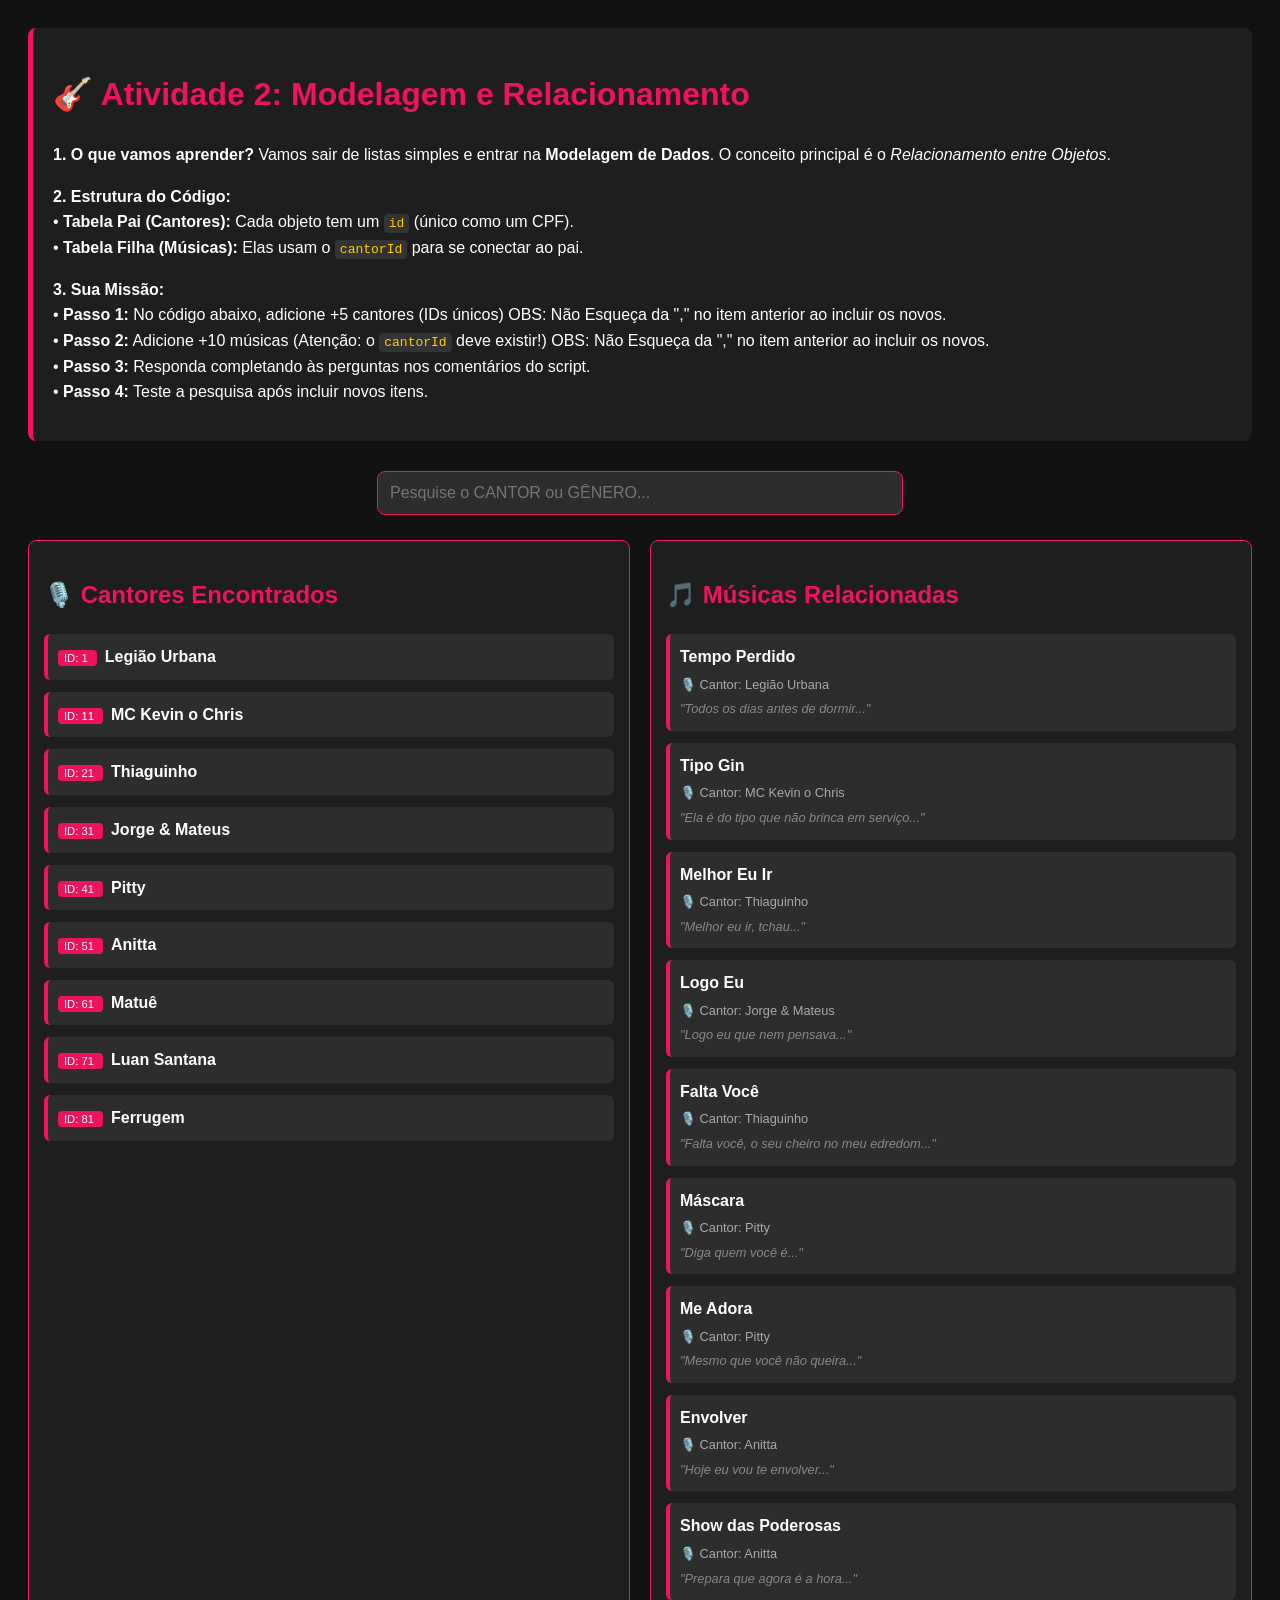
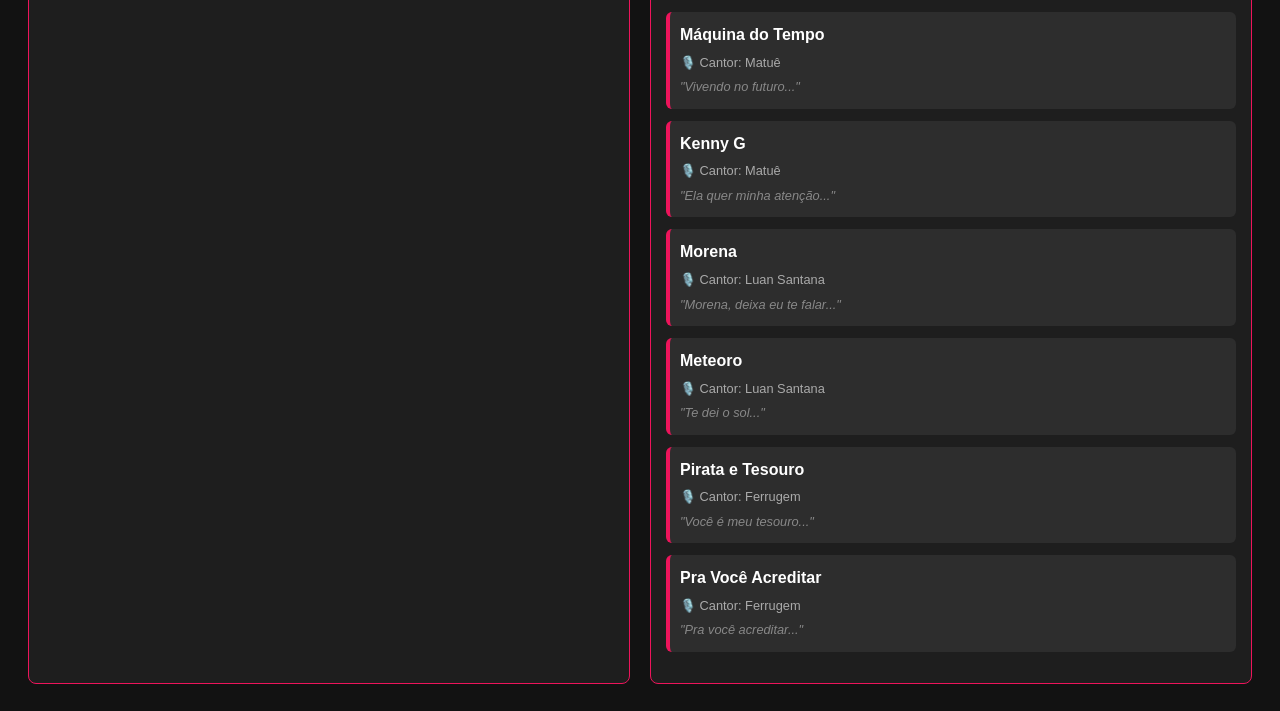
<file: Julio-Cesar-RM570047/CP2-WEB/index 1.html>
<!DOCTYPE html>
<html lang="pt-br">
<head>
    <meta charset="UTF-8">
    <title>FIAP Music - Modelagem de Dados</title>

    <style>
        body {
            font-family: 'Segoe UI', sans-serif;
            background: #121212;
            color: white;
            padding: 20px;
            line-height: 1.6;
        }

        .instrucoes {
            background: #1e1e1e;
            padding: 20px;
            border-radius: 8px;
            border-left: 5px solid #ed145b;
            margin-bottom: 30px;
        }

        .busca-container {
            margin-bottom: 25px;
            text-align: center;
        }

        #inputBusca {
            width: 100%;
            max-width: 500px;
            padding: 12px;
            border-radius: 8px;
            border: 1px solid #ed145b;
            background: #2d2d2d;
            color: white;
            font-size: 1rem;
            outline: none;
        }

        .grid {
            display: grid;
            grid-template-columns: 1fr 1fr;
            gap: 20px;
        }

        .coluna {
            background: #1e1e1e;
            padding: 15px;
            border-radius: 8px;
            border: 1px solid #ed145b;
        }

        h1, h2 {
            color: #ed145b;
        }

        ul {
            list-style: none;
            padding: 0;
        }

        li {
            margin-bottom: 12px;
            padding: 10px;
            background: #2d2d2d;
            border-radius: 6px;
            border-left: 4px solid #ed145b;
        }

        .id-badge {
            background: #ed145b;
            color: white;
            padding: 2px 6px;
            border-radius: 4px;
            font-size: 0.7rem;
            margin-right: 8px;
        }

        .info-relacao {
            color: #aaa;
            font-size: 0.8rem;
            display: block;
            margin-top: 5px;
        }

        code {
            background: #333;
            padding: 2px 5px;
            border-radius: 4px;
            color: #ffcc00;
        }
    </style>
</head>

<body>

    <div class="instrucoes">
        <h1>🎸 Atividade 2: Modelagem e Relacionamento</h1>

        <p>
            <strong>1. O que vamos aprender?</strong>
            Vamos sair de listas simples e entrar na
            <strong>Modelagem de Dados</strong>.
            O conceito principal é o
            <em>Relacionamento entre Objetos</em>.
        </p>

        <p>
            <strong>2. Estrutura do Código:</strong><br>

            • <strong>Tabela Pai (Cantores):</strong>
            Cada objeto tem um <code>id</code> (único como um CPF).<br>

            • <strong>Tabela Filha (Músicas):</strong>
            Elas usam o <code>cantorId</code> para se conectar ao pai.
        </p>

        <p>
            <strong>3. Sua Missão:</strong><br>

            • <strong>Passo 1:</strong>
            No código abaixo, adicione +5 cantores (IDs únicos)
            OBS: Não Esqueça da "," no item anterior ao incluir os novos.<br>

            • <strong>Passo 2:</strong>
            Adicione +10 músicas (Atenção: o <code>cantorId</code> deve existir!)
            OBS: Não Esqueça da "," no item anterior ao incluir os novos.<br>

            • <strong>Passo 3:</strong>
            Responda completando às perguntas nos comentários do script.<br>

            • <strong>Passo 4:</strong>
            Teste a pesquisa após incluir novos itens.
        </p>
    </div>

    <div class="busca-container">
        <input
            type="text"
            id="inputBusca"
            placeholder="Pesquise o CANTOR ou GÊNERO..."
            onkeyup="filtrar()"
        >
    </div>

    <div class="grid">

        <div class="coluna">
            <h2>🎙️ Cantores Encontrados</h2>
            <ul id="listaCantores"></ul>
        </div>

        <div class="coluna">
            <h2>🎵 Músicas Relacionadas</h2>
            <ul id="listaMusicas"></ul>
        </div>

    </div>

    <script>

        // --- 1. BASE DE DADOS (Onde a mágica começa) ---

        // PERGUNTA:
        // Por que o 'id' do cantor não pode se repetir?

        // RESPOSTA:
        // Porque o ID é único e serve para identificar corretamente cada cantor.

        const cantores = [

            { id: 1, nome: "Legião Urbana", genero: "Rock" },
            { id: 11, nome: "MC Kevin o Chris", genero: "Funk" },
            { id: 21, nome: "Thiaguinho", genero: "Pagode" },
            { id: 31, nome: "Jorge & Mateus", genero: "Sertanejo" },

            // +5 cantores adicionados

            { id: 41, nome: "Pitty", genero: "Rock" },
            { id: 51, nome: "Anitta", genero: "Pop" },
            { id: 61, nome: "Matuê", genero: "Trap" },
            { id: 71, nome: "Luan Santana", genero: "Sertanejo" },
            { id: 81, nome: "Ferrugem", genero: "Pagode" }

        ];



        // PERGUNTA:
        // Se você criar uma música da "Pitty" (id: 41),
        // qual valor o 'cantorId' dela deve ter?

        // RESPOSTA:
        // Deve ter o valor 41.

        const musicas = [

            {
                id: 101,
                titulo: "Tempo Perdido",
                cantorId: 1,
                trecho: "Todos os dias antes de dormir..."
            },

            {
                id: 102,
                titulo: "Tipo Gin",
                cantorId: 11,
                trecho: "Ela é do tipo que não brinca em serviço..."
            },

            {
                id: 103,
                titulo: "Melhor Eu Ir",
                cantorId: 21,
                trecho: "Melhor eu ir, tchau..."
            },

            {
                id: 104,
                titulo: "Logo Eu",
                cantorId: 31,
                trecho: "Logo eu que nem pensava..."
            },

            {
                id: 105,
                titulo: "Falta Você",
                cantorId: 21,
                trecho: "Falta você, o seu cheiro no meu edredom..."
            },

            // +10 músicas adicionadas

            {
                id: 106,
                titulo: "Máscara",
                cantorId: 41,
                trecho: "Diga quem você é..."
            },

            {
                id: 107,
                titulo: "Me Adora",
                cantorId: 41,
                trecho: "Mesmo que você não queira..."
            },

            {
                id: 108,
                titulo: "Envolver",
                cantorId: 51,
                trecho: "Hoje eu vou te envolver..."
            },

            {
                id: 109,
                titulo: "Show das Poderosas",
                cantorId: 51,
                trecho: "Prepara que agora é a hora..."
            },

            {
                id: 110,
                titulo: "Máquina do Tempo",
                cantorId: 61,
                trecho: "Vivendo no futuro..."
            },

            {
                id: 111,
                titulo: "Kenny G",
                cantorId: 61,
                trecho: "Ela quer minha atenção..."
            },

            {
                id: 112,
                titulo: "Morena",
                cantorId: 71,
                trecho: "Morena, deixa eu te falar..."
            },

            {
                id: 113,
                titulo: "Meteoro",
                cantorId: 71,
                trecho: "Te dei o sol..."
            },

            {
                id: 114,
                titulo: "Pirata e Tesouro",
                cantorId: 81,
                trecho: "Você é meu tesouro..."
            },

            {
                id: 115,
                titulo: "Pra Você Acreditar",
                cantorId: 81,
                trecho: "Pra você acreditar..."
            }

        ];



        // --- 2. MOTOR DO SISTEMA (A lógica da Pesquisa Relacional) ---

        function renderizar(termoBusca = "") {

            const listC = document.getElementById('listaCantores');
            const listM = document.getElementById('listaMusicas');



            // PERGUNTA:
            // Para que serve o .toLowerCase() nesta linha?

            // RESPOSTA:
            // Serve para transformar tudo em letras minúsculas
            // e permitir uma busca sem diferenciar maiúsculas/minúsculas.

            const termo = termoBusca.toLowerCase();



            // PERGUNTA:
            // Por que limpamos o innerHTML antes de começar a listar?

            // RESPOSTA:
            // Para evitar que os resultados antigos fiquem duplicados na tela.

            listC.innerHTML = "";
            listM.innerHTML = "";



            // FILTRANDO CANTORES

            const cantoresFiltrados = cantores.filter(c =>

                c.nome.toLowerCase().includes(termo) ||

                c.genero.toLowerCase().includes(termo)

            );



            // EXIBINDO CANTORES

            cantoresFiltrados.forEach(c => {

                listC.innerHTML += `
                    <li>
                        <span class="id-badge">
                            ID: ${c.id}
                        </span>

                        <strong>${c.nome}</strong>
                    </li>
                `;

            });



            // LÓGICA DE CRUZAMENTO (O "Match")

            // A. MAPEAMENTO:
            // Criamos uma lista somente com os IDs válidos.

            const idsValidos = cantoresFiltrados.map(c => c.id);



            // B. FILTRO DE RELAÇÃO

            // PERGUNTA:
            // Como o código "sabe" que a música deve sumir
            // se o cantor dela não foi encontrado?

            // RESPOSTA:
            // Porque ele verifica se o cantorId da música
            // existe dentro da lista idsValidos.

            const musicasFiltradas = musicas.filter(m =>
                idsValidos.includes(m.cantorId)
            );



            // EXIBINDO MÚSICAS

            musicasFiltradas.forEach(m => {



                // PERGUNTA:
                // O que o .find abaixo está tentando localizar para a música?

                // RESPOSTA:
                // Está tentando encontrar o cantor correspondente
                // daquela música usando o cantorId.

                const artista = cantores.find(c => c.id === m.cantorId);



                listM.innerHTML += `

                    <li>

                        <strong>${m.titulo}</strong>

                        <span class="info-relacao">
                            🎙️ Cantor: ${artista.nome}
                        </span>

                        <em style="font-size: 0.8rem; color: #888;">
                            "${m.trecho}"
                        </em>

                    </li>

                `;

            });

        }



        // PERGUNTA:
        // Esta função é ativada por qual ação do usuário?

        // RESPOSTA:
        // Quando o usuário digita algo no campo de pesquisa.

        function filtrar() {

            renderizar(
                document.getElementById('inputBusca').value
            );

        }



        // PERGUNTA FINAL:
        // O que acontece se carregarmos a página
        // sem chamar esta função abaixo?

        // RESPOSTA:
        // Nada será exibido na tela até que o usuário faça uma pesquisa.

        renderizar();

    </script>

</body>
</html>
</file>
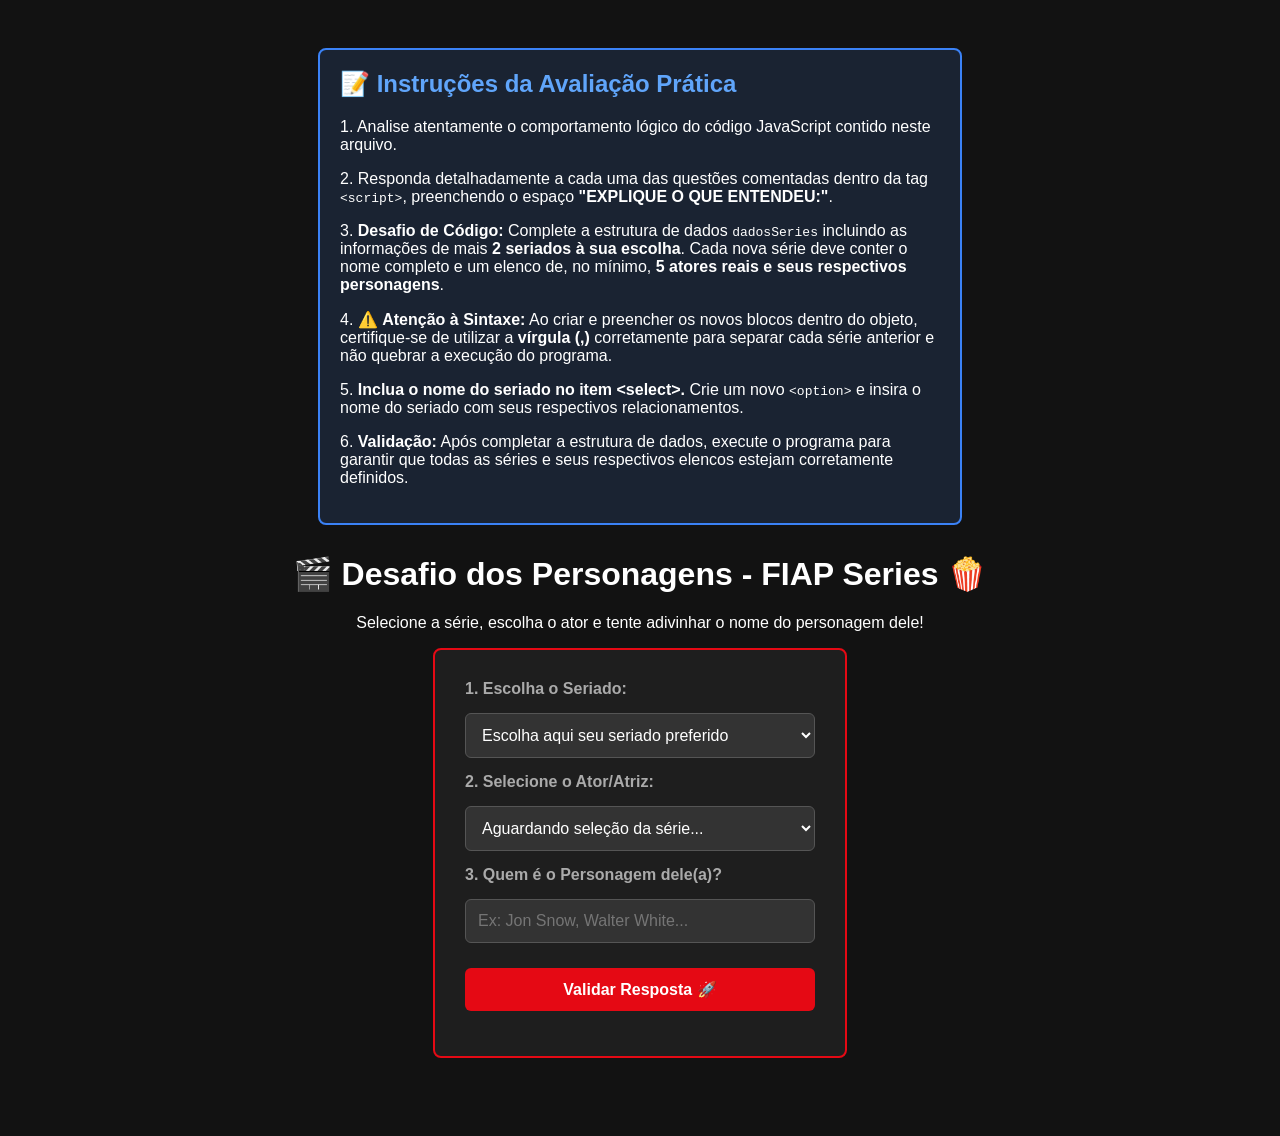
<file: Julio-Cesar-RM570047/CP3-WEB/elenco.html>
<!DOCTYPE html>
<html lang="pt-br">
<head>
    <meta charset="UTF-8">
    <title>Elenco Revelado - Avaliação Prática</title>
    <style>
        body { font-family: 'Segoe UI', sans-serif; background: #121212; color: white; padding: 40px; text-align: center; }
        .instrucoes { background: #1a2332; border: 2px solid #3b82f6; padding: 20px; border-radius: 8px; max-width: 600px; margin: 0 auto 30px auto; text-align: left; }
        .instrucoes h2 { color: #60a5fa; margin-top: 0; }
        .container { background: #1e1e1e; padding: 30px; display: inline-block; border-radius: 12px; border: 1px solid #e50914; min-width: 400px; text-align: left; margin-bottom: 30px; }
        h1 { color: #2ecc71; text-align: center; margin-top: 0; } /* Verde para celebrar o acerto */
        ul { list-style: none; padding: 0; }
        li { padding: 12px; margin: 8px 0; background: #2d2d2d; border-radius: 6px; font-size: 1.1rem; display: flex; justify-content: space-between; }
        .destaque { background: #2ecc71; color: black; font-weight: bold; border-left: 5px solid #fff; }
        .badge-personagem { color: #ffcc00; font-style: italic; }
        .destaque .badge-personagem { color: #000; font-weight: 900; }
        a { color: #e50914; display: block; text-align: center; margin-top: 25px; text-decoration: none; font-weight: bold; }
        a:hover { text-decoration: underline; }
    </style>
</head>
<body>

    <div class="instrucoes">
        <h2>📝 Instruções da Avaliação Prática - Parte 2</h2>
        <p>1. Analise o fluxo de transição de dados entre a primeira página e esta tela de sucesso.</p>
        <p>2. Responda detalhadamente às perguntas de engenharia de software listadas nos comentários do <code>&lt;script&gt;</code>.</p>
        <p>3. Use suas próprias palavras para preencher cada espaço <strong>"EXPLIQUE O QUE ENTENDEU:"</strong>.</p>
    </div>

    <div class="container">
        <h1>🎉 Resposta Correta!</h1>
        <p><strong>Série:</strong> <span id="nomeSerie">...</span></p>
        <p><strong>Você desvendou:</strong> <span id="atorValidado" style="color: #2ecc71; font-weight: bold;">...</span></p>
        
        <h3>👥 Guia de Elenco e Personagens:</h3>
        <ul id="listaCompleta">
            </ul>

        <a href="index.html">← Jogar Novamente</a>
    </div>

    <script>
        /* ===================================================================
           [NÍVEL 5] - PERSISTÊNCIA E RECUPERAÇÃO DE SESSÃO (LOCALSTORAGE)
           =================================================================== */
        function carregarElenco() {
            
            const dadosTexto = localStorage.getItem('quizSerieSalva');
            /* ❓ PERGUNTA 13: Para que serve o método "localStorage.getItem()"? O que acontece se o usuário fechar o navegador e abrir esta página diretamente no dia seguinte?
               ✍️ EXPLIQUE O QUE ENTENDEU:
               __________________________________________________________________________________________
            */

            
            if (!dadosTexto) {
                alert("Nenhum dado de jogo encontrado!");
                window.location.href = "index.html";
                return;
            }
            /* ❓ PERGUNTA 14: Por que essa verificação de segurança "if (!dadosTexto)" é considerada uma boa prática em páginas que dependem de dados externos ou de sessões anteriores?
               ✍️ EXPLIQUE O QUE ENTENDEU:
               __________________________________________________________________________________________
            */

            
            const dadosObjeto = JSON.parse(dadosTexto);
            /* ❓ PERGUNTA 15: Qual é o papel do método "JSON.parse()" nesta linha? O que mudou na constante "dadosObjeto" em relação à constante "dadosTexto"?
               ✍️ EXPLIQUE O QUE ENTENDEU:
               __________________________________________________________________________________________
            */

            document.getElementById('nomeSerie').innerText = dadosObjeto.serieNome;
            document.getElementById('atorValidado').innerText = `${dadosObjeto.atorNome}`;

            const listaUl = document.getElementById('listaCompleta');
            listaUl.innerHTML = "";


            /* ===================================================================
               [NÍVEL 6] - ITERAÇÃO AVANÇADA E MANIPULAÇÃO DINÂMICA DE CLASSES
               =================================================================== */
            
            Object.entries(dadosObjeto.elencoCompleto).forEach(([ator, personagem]) => {
                /* ❓ PERGUNTA 16: O que o método "Object.entries()" faz com o objeto de dados recebido? Explique a utilidade da sintaxe "([ator, personagem])" dentro do forEach.
                   ✍️ EXPLIQUE O QUE ENTENDEU:
                   __________________________________________________________________________________________
                */

                const itemLista = document.createElement('li');
                
                
                const personagemFormatado = personagem.replace(/(^\w{1})|(\s+\w{1})/g, l => l.toUpperCase());
                /* ❓ PERGUNTA 17: O método ".replace()" está usando uma Expressão Regular (RegEx). O que esse código específico faz visualmente com o texto do personagem (ex: de "jon snow" para "Jon Snow")?
                   ✍️ EXPLIQUE O QUE ENTENDEU:
                   __________________________________________________________________________________________
                */

                itemLista.innerHTML = `<span>👤 ${ator}</span> <span class="badge-personagem">🎬 ${personagemFormatado}</span>`;

                
                if (ator === dadosObjeto.atorNome) {
                    itemLista.classList.add('destaque');
                }
                /* ❓ PERGUNTA 18: Explique a lógica por trás da comparação "if (ator === dadosObjeto.atorNome)". O que o método ".classList.add('destaque')" provoca visualmente na página do usuário?
                   ✍️ EXPLIQUE O QUE ENTENDEU:
                   __________________________________________________________________________________________
                */

                listaUl.appendChild(itemLista);
            });
        }

        carregarElenco();
    </script>
</body>
</html>
</file>
<file: Julio-Cesar-RM570047/CP2-FRONTEND/styles.css>
:root {
  --bg: #f6f0eb;
  --surface: #f1e7ff;
  --surface-2: #fff8f3;
  --text: #2E1A47;
  --muted: #76677f;
  --purple: #9b73f6;
  --purple-dark: #7f57de;
  --purple-soft: #efe6ff;
  --green:  #8df0ac;
  --green-soft: #D6F5E0;
  --yellow-soft: #ffeab6;
  --blue-soft: #D2F2FA;
  --orange-soft: #ffe0cc;
  --border: #e7d9f3;
  --shadow: 0 10px 30px rgba(92, 44, 160, 0.06);
  --radius-xl: 34px;
  --radius-lg: 24px;
  --radius-md: 18px;
  --radius-sm: 14px;
  --container: 1180px;
}

html {
  scroll-behavior: smooth;
}

body {
  background: #f8f3ef;
  color: var(--text);
  font-family: "Inter", sans-serif;
  line-height: 1.5;
  padding: 22px;
}

.page-frame {
  max-width: 1280px;
  margin: 0 auto;
  background: transparent;
}

/* ================= HEADER ================= */

.site-header {
  height: 82px;
  display: flex;
  align-items: center;
  justify-content: space-between;
  margin-bottom: 26px;
}

.brand {
  text-decoration: none;
  color: var(--text);
  font-family: "Fraunces", serif;
  font-size: 2rem;
  font-weight: 900;
  letter-spacing: -0.06em;
}

.brand__dot {
  color: var(--purple);
}

.brand__suffix {
  font-weight: 700;
}

.main-nav__list {
  display: flex;
  align-items: center;
  gap: 36px;
}

.main-nav a {
  text-decoration: none;
  font-size: 0.96rem;
  font-weight: 500;
  color: #594d68;
  transition: 0.2s ease;
}

.main-nav a:hover {
  color: var(--purple);
}

.header-actions {
  display: flex;
  align-items: center;
  gap: 14px;
}

.icon-button {
  width: 46px;
  height: 46px;
  border-radius: 999px;
  border: 1px solid #000;
  background: #FFF8F1;
  display: grid;
  place-items: center;
  color: var(--text);
  transition: 0.2s ease;
}

.icon-button:hover {
  background: var(--purple-soft);
}

.btn {
  height: 48px;
  border: none;
  border-radius: 999px;
  padding: 0 26px;
  display: inline-flex;
  align-items: center;
  justify-content: center;
  text-decoration: none;
  font-size: 0.95rem;
  font-weight: 600;
  transition: all 0.2s ease;
}

.btn--primary {
  background: var(--purple);
  color: #2E1A47;
  box-shadow: 0 10px 24px rgba(143, 91, 255, 0.22);
}

.btn--primary:hover {
  background: var(--purple-dark);
  transform: translateY(-1px);
}

.btn--ghost {
  
  color: var(--text);
  border: 1.5px solid #2E1A47;
}

.btn--ghost:hover {
  background: var(--purple-soft);
}

.btn--sm {
  height: 40px;
  padding: 0 18px;
  font-size: 0.88rem;
}

.btn--block {
  width: 100%;
}

/* ================= HERO ================= */

.hero {
  background: #efe3ff;
  border-radius: 38px;
  padding: 72px 64px;
  display: grid;
  grid-template-columns: 1fr 380px;
  align-items: center;
  gap: 20px;
  margin-bottom: 84px;
  position: relative;
  overflow: hidden;
  
}

.hero__title {
  font-family: "Fraunces", serif;
  font-size: 5.2rem;
  line-height: 0.92;
  letter-spacing: -0.08em;
  margin: 0 0 24px;
  color: #31174b;
}

.hero__lead {
  max-width: 520px;
  font-size: 1.05rem;
  color: #695b75;
  margin-bottom: 34px;
}

.hero__actions {
  display: flex;
  align-items: center;
  gap: 16px;
}

.hero__art {
  display: flex;
  justify-content: center;
  align-items: center;
  gap: 18px;
}

.hero__emoji {
  font-size: 7rem;
  filter: drop-shadow(0 12px 18px rgba(0,0,0,0.08));
}

/* ================= SECTIONS ================= */

section {
  margin-bottom: 92px;
}

.section-head {
  text-align: center;
  margin-bottom: 38px;
}

.section-head h2 {
  font-family: "Fraunces", serif;
  font-size: 2.7rem;
  line-height: 1;
  margin: 0 0 14px;
  letter-spacing: -0.04em;
}

.section-head__lead {
  max-width: 720px;
  margin: 0 auto;
  color: var(--muted);
  font-size: 1rem;
}

.section-head--split {
  display: flex;
  justify-content: space-between;
  align-items: flex-end;
  gap: 20px;
  text-align: left;
}

.link-arrow {
  text-decoration: none;
  color: var(--text);
  font-weight: 600;
}



.category-grid {
  display: grid;
  grid-template-columns: repeat(4, 1fr);
  gap: 22px;
}

.category-card {
  border-radius: 26px;
  padding: 28px;
  min-height: 190px;
  transition: 0.2s ease;
}

.category-card:hover {
  transform: translateY(-4px);
}

.category-card--1 {
  background: #EDE3FF;
}

.category-card--2 {
  background: #FFE4CC;
}

.category-card--3 {
  background: #D6F5E0;
}

.category-card--4 {
  background: #D2F2FA;
}

.category-card__icon {
  font-size: 2.6rem;
  margin-bottom: 24px;
  display: inline-block;
}

.category-card h3 {
  font-family: "Fraunces", serif;
  font-size: 1.4rem;
  margin: 0 0 12px;
}

.category-card p {
  color: #5d5766;
  margin: 0;
}



.pet-grid {
  display: grid;
  grid-template-columns: repeat(3, 1fr);
  gap: 24px;
}

.pet-card {
  background: #fff;
  border-radius: 26px;
  overflow: hidden;
  border: 1px solid #eee2f8;
  box-shadow: var(--shadow);
}

.pet-card__media {
  background: #f7efe8;
  height: 240px;
  position: relative;
  display: flex;
  align-items: center;
  justify-content: center;
}

.pet-card__photo {
  font-size: 4.6rem;
}

.pet-card__badge {
  position: absolute;
  top: 18px;
  left: 18px;
  height: 32px;
  padding: 0 14px;
  border-radius: 999px;
  display: inline-flex;
  align-items: center;
  font-size: 0.82rem;
  font-weight: 700;
  
}

.pet-card__badge--new {
  background: #86EFAC;
  color: #2E1A47;
}

.pet-card__badge--urgent {
  background: #FDBA74;
  color: #2E1A47;
}

.pet-card__badge--calm {
  background: #67E8F9;
  color:#2E1A47;
}

.pet-card__body {
  padding: 24px;
}

.pet-card h3 {
  font-family: "Inter", serif;
  font-size: 1.5rem;
  margin: 0 0 8px;
}

.pet-card__meta {
  color: var(--muted);
  margin-bottom: 18px;
}



.steps-grid {
  display: grid;
  grid-template-columns: repeat(3, 1fr);
  gap: 24px;
}

.step-card {
  border-radius: 28px;
  padding: 34px;
  min-height: 250px;
}

.step-card--1 {
  background: #EDE3FF;
}

.step-card--2 {
  background: #FFE4CC;
}

.step-card--3 {
  background: #D2F2FA;
}

.step-card__number {
  width: 54px;
  height: 54px;
  border-radius: 18px;
  background: #2E1A47;
  color:white;
  display: flex;
  align-items: center;
  justify-content: center;
  font-weight: 900;
  margin-bottom: 28px;
  font-family: "Fraunces", serif;
}

.step-card h3 {
  font-family: "Fraunces", serif;
  font-size: 1.6rem;
  margin: 0 0 14px;
}

.step-card p {
  color:#6B5B86;
}



.cta-banner {
  background: #86efac;
  border-radius: 28px;
  padding: 58px 56px;
  color: #2E1A47;
  min-height: 312px;
  display: flex;
  align-items: flex-start;
  position: relative;
  overflow: hidden;
}

.cta-banner__copy {
  max-width: 640px;
}

.cta-banner h2 {
  font-family: "Fraunces", serif;
  font-size: 4rem;
  line-height: 0.95;
  letter-spacing: -0.06em;
  margin: 0 0 20px;
  color: #2E1A47;
  font-weight: 700;
}

.cta-banner p {
  font-family: "Inter", sans-serif;
  font-size: 1.28rem;
  line-height: 1.5;
  color: #2E1A47;
  margin: 0 0 22px;
  max-width: 760px;
  font-weight: 400;
}

.cta-banner__list {
  display: flex;
  flex-direction: column;
  gap: 12px;
  margin: 0 0 34px;
  padding: 0;
}

.cta-banner__list li {
  display: flex;
  align-items: center;
  gap: 12px;
  background: transparent;
  padding: 0;
  border-radius: 0;
  font-family: "Inter", sans-serif;
  font-size: 1.08rem;
  font-weight: 500;
  color: #2E1A47;
  line-height: 1.4;
}

.cta-banner__list li::before {
  content: "✓";
  width: 18px;
  height: 18px;
  min-width: 18px;
  border-radius: 999px;
  background:#2E1A47 ;
  color:#86efac;
  display: flex;
  align-items: center;
  justify-content: center;
  font-size: 0.72rem;
  font-weight: 700;
  margin-top: 1px;
}

.cta-banner .btn--primary {
  height: 56px;
  padding: 0 28px;
  border-radius: 999px;
  background: #A78BFA;
  color: #2E1A47;
  font-family: "Inter", sans-serif;
  font-size: 1rem;
  font-weight: 600;
  border: none;
  box-shadow: none;
  transition: all 0.2s ease;
}

.cta-banner .btn--primary:hover {
  background:  #A78BFA;
  transform: translateY(-1px);
}

@media (max-width: 768px) {
  .cta-banner {
    padding: 42px 26px;
    min-height: auto;
  }

  .cta-banner h2 {
    font-size: 2.7rem;
  }

  .cta-banner p {
    font-size: 1.05rem;
  }

  .cta-banner__list li {
    font-size: 1rem;
  }

  .cta-banner .btn--primary {
    width: 100%;
  }
}


.adopt-form {
  max-width: 920px;
  margin: 0 auto;
  background: #fff;
  padding: 48px;
  border-radius: 34px;
  border: 1.5px solid #E8DFF5;
  box-shadow: var(--shadow);
}

.form-row {
  display: grid;
  grid-template-columns: repeat(2, 1fr);
  gap: 22px;
  margin-bottom: 22px;
}

.form-field {
  display: flex;
  flex-direction: column;
}

.form-field--split {
  display: grid;
  grid-template-columns: 1fr 120px;
  gap: 16px;
}

.form-field label,
.form-group legend {
  font-size: 0.94rem;
  font-weight: 600;
  margin-bottom: 10px;
}

.form-field input,
.form-field select,
.form-field textarea {
  height: 56px;
  border-radius: 16px;
  border: 1.5px solid #E8DFF5;
  background: #FFF8F1;
  padding: 0 18px;
  font-family: "Inter", sans-serif;
  font-size: 0.96rem;
  color: var(--text);
  outline: none;
  transition: 0.2s ease;
}

.form-field textarea {
  height: 140px;
  padding-top: 18px;
  resize: vertical;
}

.form-field input:focus,
.form-field select:focus,
.form-field textarea:focus {
  border-color: var(--purple);
  background: white;
  box-shadow: #E8DFF5 0 0 0 3px;
}

.form-group {
  border: none;
  padding: 0;
  margin: 24px 0;
}

.form-option {
  display: inline-flex;
  align-items: center;
  gap: 10px;
  margin-right: 22px;
  margin-bottom: 14px;
  color:var(--text);
}

.form-hint {
  margin-top: 10px;
  color: var(--muted);
}

.form-terms {
  margin-top: 24px;
}

.form-actions {
  margin-top: 30px;
}



.testimonial-grid {
  display: grid;
  grid-template-columns: repeat(2, 1fr);
  gap: 24px;
}

.testimonial-card {
  background: #8df0ac;
  border-radius: 28px;
  padding: 34px;
}

.testimonial-card__quote {
  font-size: 1.05rem;
  color: #2E1A47;
  margin-bottom: 28px;
}

.testimonial-card__person {
  display: flex;
  align-items: center;
  gap: 14px;
}

.testimonial-card__avatar {
  width: 52px;
  height: 52px;
  border-radius: 999px;
  background: rgba(255,255,255,0.65);
  display: flex;
  align-items: center;
  justify-content: center;
  font-size: 1.4rem;
}

.testimonial-card__person strong {
  display: block;
}

.testimonial-card__person span {
  font-size: 0.9rem;
}

.testimonial-card__stars {
  margin-left: auto;
  color: #2E1A47;
  font-size: 1.1rem;
}



.site-footer {
  margin-top: 100px;
  background: #A78BFA;
  border-radius: 44px 44px 0 0;
  padding: 70px 60px 34px;
  position: relative;
  overflow: hidden;
}

.site-footer__cols {
  display: grid;
  grid-template-columns: 2fr repeat(3, 1fr);
  gap: 40px;
  position: relative;
  z-index: 2;
}

.site-footer h4 {
  font-family: "Fraunces", serif;
  font-size: 1.3rem;
  color: #2E1A47;
  margin: 0 0 18px;
}

.site-footer p,
.site-footer a,
.site-footer li {
  color: #2E1A47;
  text-decoration: none;
}

.site-footer ul {
  display: flex;
  flex-direction: column;
  gap: 10px;
}

.newsletter {
  margin-top: 24px;
  display: flex;
  gap: 12px;
}

.newsletter input {
  flex: 1;
  height: 48px;
  border-radius: 999px;
  border: none;
  padding: 0 18px;
  font-family: "Inter", sans-serif;
}

.site-footer__wordmark {
  font-family: "Fraunces", serif;
  font-size: 9rem;
  line-height: 0.8;
  letter-spacing: -0.08em;
  color: rgba(48, 16, 78, 0.92);
  margin: 90px 0 0;
}

.site-footer__legal {
  margin-top: 10px;
  color: rgba(255,255,255,0.75);
  font-size: 0.92rem;
  justify-content: center;
}



@media (max-width: 1100px) {
  .hero,
  .category-grid,
  .pet-grid,
  .steps-grid,
  .testimonial-grid,
  .site-footer__cols {
    grid-template-columns: 1fr;
  }

  .section-head--split {
    flex-direction: column;
    align-items: flex-start;
  }

  .hero {
    padding: 54px 38px;
  }

  .hero__title {
    font-size: 4rem;
  }
}

@media (max-width: 760px) {
  body {
    padding: 14px;
  }

  .main-nav {
    display: none;
  }

  .hero {
    padding: 42px 24px;
  }

  .hero__title {
    font-size: 3.1rem;
  }

  .hero__actions {
    flex-direction: column;
    align-items: stretch;
  }

  .form-row {
    grid-template-columns: 1fr;
  }

  .adopt-form {
    padding: 30px 22px;
  }

  .site-footer {
    padding: 48px 24px 28px;
  }

  .site-footer__wordmark {
    font-size: 4.4rem;
  }

  .section-head h2 {
    font-size: 2.2rem;
  }
}
</file>
